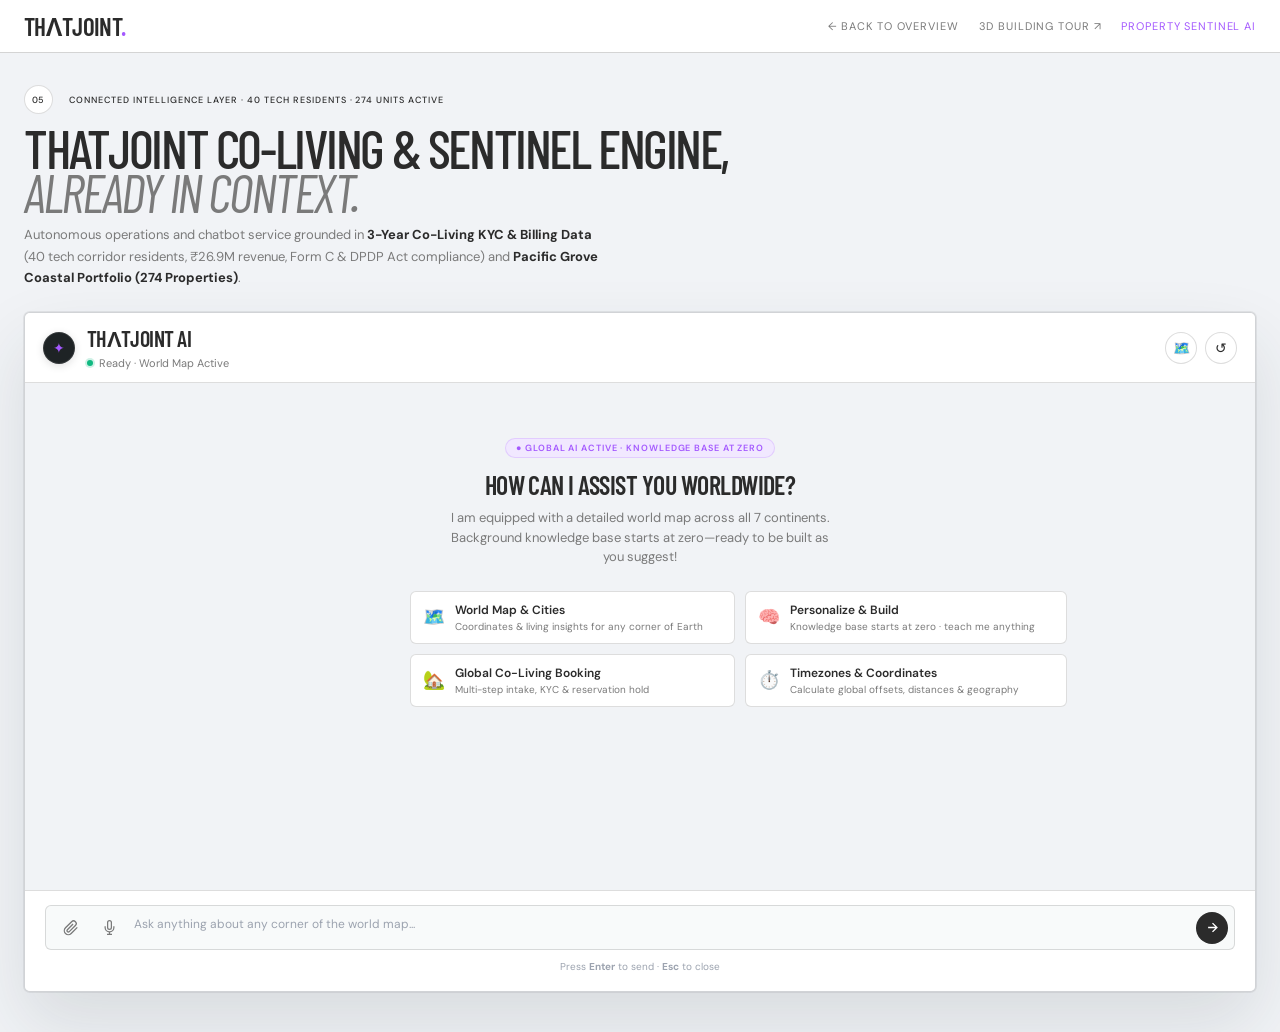
<file: chatbot.html>
<!doctype html>
<html lang="en">
<head>
  <meta charset="UTF-8" />
  <meta name="viewport" content="width=device-width, initial-scale=1" />
  <meta name="theme-color" content="#F1F3F6" />
  <meta name="description" content="THΛTJOINT Property Sentinel — Generative AI property companion with voice dictation, document parsing, and operational intelligence." />
  <title>THΛTJOINT / Property Sentinel AI Companion</title>
  <link rel="preconnect" href="https://fonts.googleapis.com" />
  <link rel="preconnect" href="https://fonts.gstatic.com" crossorigin />
  <link href="https://fonts.googleapis.com/css2?family=Barlow+Condensed:wght@300;400;500;600&family=DM+Sans:wght@400;500;600&display=swap" rel="stylesheet" />
  <link rel="icon" type="image/svg+xml" href="data:image/svg+xml,%3Csvg xmlns='http://www.w3.org/2000/svg' viewBox='0 0 32 32'%3E%3Crect width='32' height='32' rx='7' fill='%23A459FF'/%3E%3Cpath d='M7 9h18v4h-7v12h-4V13H7z' fill='white'/%3E%3C/svg%3E" />
  <link rel="stylesheet" href="styles.css?v=20260927-2" />
  <link rel="stylesheet" href="chatbot.css" />
  <style>
    body {
      background: var(--fog, #F1F3F6);
      min-height: 100vh;
      display: flex;
      flex-direction: column;
      padding: 0;
      margin: 0;
      color: var(--charcoal, #2B2B2B);
      font-family: var(--body, "DM Sans", Arial, sans-serif);
      -webkit-font-smoothing: antialiased;
    }
    .companion-page-header {
      display: flex;
      justify-content: space-between;
      align-items: center;
      padding: 16px 24px;
      background: rgba(255, 255, 255, 0.95);
      border-bottom: 1px solid var(--line, rgba(43, 43, 43, 0.16));
      backdrop-filter: blur(8px);
      -webkit-backdrop-filter: blur(8px);
      position: sticky;
      top: 0;
      z-index: 50;
    }
    .companion-page-nav {
      display: flex;
      align-items: center;
      gap: 20px;
      font-size: 11px;
      letter-spacing: 0.08em;
      text-transform: uppercase;
    }
    .companion-page-nav a {
      color: var(--grey, #7A7A7A);
      text-decoration: none;
      transition: color 0.2s;
    }
    .companion-page-nav a:hover,
    .companion-page-nav a.is-current {
      color: var(--purple, #A459FF);
    }
    .companion-wrapper-full {
      flex: 1 1 auto;
      display: flex;
      flex-direction: column;
      padding: 32px 24px 40px;
      box-sizing: border-box;
      max-width: 1400px;
      width: 100%;
      margin: 0 auto;
    }
    .companion-wrapper-full .tj-companion-container {
      width: 100%;
      height: calc(100vh - 220px);
      min-height: 620px;
      max-height: 900px;
    }
    @media (max-width: 768px) {
      .companion-page-header {
        padding: 12px 16px;
      }
      .companion-wrapper-full {
        padding: 16px 14px 24px;
      }
      .companion-wrapper-full .tj-companion-container {
        height: calc(100vh - 170px);
        min-height: 540px;
      }
    }
  </style>
</head>
<body>
  <header class="companion-page-header">
    <a class="brand" href="index.html" aria-label="THATJOINT home">THΛTJOINT<span>.</span></a>
    <nav class="companion-page-nav" aria-label="Companion Navigation">
      <a href="index.html">← Back to Overview</a>
      <a href="building-tour.html">3D Building Tour ↗</a>
      <a href="chatbot.html" class="is-current">Property Sentinel AI</a>
    </nav>
  </header>

  <main class="companion-wrapper-full">
    <!-- Editorial Intro matching THATJOINT Design System -->
    <div class="companion-hero-intro">
      <p class="eyebrow"><span>05</span><b>Connected Intelligence Layer · 40 Tech Residents · 274 Units Active</b></p>
      <h1 class="companion-display-title">ThatJoint Co-Living & Sentinel Engine,<br /><em>already in context.</em></h1>
      <p class="companion-intro-copy">
        Autonomous operations and chatbot service grounded in <strong>3-Year Co-Living KYC & Billing Data</strong> (40 tech corridor residents, ₹26.9M revenue, Form C & DPDP Act compliance) and <strong>Pacific Grove Coastal Portfolio (274 Properties)</strong>.
      </p>
    </div>

    <div id="companionApp" style="width: 100%;"></div>
  </main>

  <!-- Client Packaging / Settings Modal -->
  <dialog id="configModal" aria-labelledby="configTitle" aria-describedby="configDesc">
    <div class="config-modal-inner">
      <div class="config-head">
        <span>THΛTJOINT / <b>CLIENT PACKAGING TIERS</b></span>
        <button type="button" class="config-close-btn" id="configCloseBtn" aria-label="Close modal">×</button>
      </div>

      <h2 class="config-title" id="configTitle">SELECT CLIENT<br /><em>PACKAGING TIER.</em></h2>
      <p class="config-desc" id="configDesc">
        Configure the execution layer for Property Sentinel operations. Toggle between self-contained static execution, your own frontier model API keys, or an enterprise property operations webhook.
      </p>

      <form id="configForm">
        <div class="config-tier-grid">
          <!-- Tier 0: ThatJoint AI Grounded Backend Service -->
          <div class="config-tier-card is-selected" data-tier="backend">
            <div class="config-tier-header">
              <label>
                <input type="radio" name="packagingTier" value="backend" checked />
                Tier 0: ThatJoint AI Co-Living Backend
              </label>
              <span class="config-tier-badge">Live Server (Port 8000)</span>
            </div>
            <p>Connects to the ThatJoint Python backend engine grounded in <code>coliving_3year_full_kyc_billing.sql</code>. Live SQL execution, full resident KYC dossiers (FRRO Form C, FEMA, DPDP Act 2023), and 3-year financial audits.</p>
            <div class="config-fields-block" id="backendFields">
              <div class="config-field-row">
                <label for="backendUrl">Backend API Endpoint</label>
                <input type="url" id="backendUrl" placeholder="http://localhost:8000/api/chat" value="http://localhost:8000/api/chat" />
              </div>
            </div>
          </div>

          <!-- Tier 1: Local Heuristic Engine -->
          <div class="config-tier-card" data-tier="tier1">
            <div class="config-tier-header">
              <label>
                <input type="radio" name="packagingTier" value="tier1" />
                Tier 1: Standalone Embedded Engine
              </label>
              <span class="config-tier-badge">Zero-Config Offline</span>
            </div>
            <p>Runs in-browser with zero external network calls. Pre-loaded with embedded co-living aggregates, Home 014 lease covenants, and Pacific Grove portfolio analytics.</p>
          </div>

          <!-- Tier 2: BYO API Key -->
          <div class="config-tier-card" data-tier="tier2">
            <div class="config-tier-header">
              <label>
                <input type="radio" name="packagingTier" value="tier2" />
                Tier 2: Bring-Your-Own API Key
              </label>
              <span class="config-tier-badge">Frontier Model BYOK</span>
            </div>
            <p>Connect Google Gemini or OpenAI GPT models for live multimodal document understanding and autonomous operational synthesis.</p>
            
            <div class="config-fields-block" id="tier2Fields">
              <div class="config-field-row">
                <label for="tier2Provider">Provider</label>
                <select id="tier2Provider">
                  <option value="gemini">Google Gemini (Gemini 1.5 / 2.0)</option>
                  <option value="openai">OpenAI (GPT-4o / GPT-4o-mini)</option>
                </select>
              </div>
              <div class="config-field-row">
                <label for="tier2Key">API Key</label>
                <input type="password" id="tier2Key" placeholder="AIzaSy... or sk-..." />
              </div>
              <div class="config-field-row">
                <label for="tier2Model">Model Identifier</label>
                <input type="text" id="tier2Model" placeholder="gemini-1.5-flash" value="gemini-1.5-flash" />
              </div>
            </div>
          </div>

          <!-- Tier 3: Enterprise Webhook -->
          <div class="config-tier-card" data-tier="tier3">
            <div class="config-tier-header">
              <label>
                <input type="radio" name="packagingTier" value="tier3" />
                Tier 3: Enterprise Webhook
              </label>
              <span class="config-tier-badge">Enterprise Endpoint</span>
            </div>
            <p>Stream real-time queries, lease uploads, and maintenance tickets directly to your organization's Yardi, RealPage, or private microservice bus.</p>
            
            <div class="config-fields-block" id="tier3Fields">
              <div class="config-field-row">
                <label for="tier3Url">Webhook Endpoint URL</label>
                <input type="url" id="tier3Url" placeholder="https://api.property-ops.internal/v1/sentinel" />
              </div>
              <div class="config-field-row">
                <label for="tier3Token">Authorization Token (Optional)</label>
                <input type="password" id="tier3Token" placeholder="Bearer eyJhbGci..." />
              </div>
            </div>
          </div>
        </div>

        <div class="config-actions-row">
          <button type="button" class="config-btn-reset" id="btnResetConfig">Reset to Defaults</button>
          <button type="submit" class="config-btn-save" id="btnSaveConfig">Save Configuration</button>
        </div>
      </form>
    </div>
  </dialog>

  <script src="chatbot.js"></script>
  <script>
    document.addEventListener('DOMContentLoaded', function () {
      var sentinel = new ThatJointChatbot({
        containerId: 'companionApp',
        isDrawer: false,
        activeUnit: 'Home 014'
      });

      // Handle crosslink requests to 3D Tour
      sentinel.on('selectZone3D', function (zone) {
        window.location.href = 'building-tour.html?zone=' + encodeURIComponent(zone);
      });
    });
  </script>
</body>
</html>
</file>
<file: styles.css>
:root {
  --charcoal: #2B2B2B;
  --grey: #7A7A7A;
  --purple: #A459FF;
  --fog: #F1F3F6;
  --blue: #7EA2AD;
  --mint: #CFEDD9;
  --white: #FFFFFF;
  --black: #000000;
  --line: rgba(43, 43, 43, .2);
  --display: "Barlow Condensed", "Arial Narrow", sans-serif;
  --body: "DM Sans", Arial, sans-serif;
  --layout-max: 1600px;
  --layout-gutter: clamp(20px, 3vw, 48px);
  --section-space: clamp(100px, 10vw, 170px);
  --grid-gap: clamp(16px, 2vw, 32px);
}

*, *::before, *::after { box-sizing: border-box; }
html { background: var(--charcoal); scroll-behavior: auto; }
body { margin: 0; overflow-x: hidden; background: var(--fog); color: var(--charcoal); font-family: var(--body); -webkit-font-smoothing: antialiased; }
body.menu-open, body.dialog-open { overflow: hidden; }
section[id], main[id] { scroll-margin-top: 76px; }
button, input, select { font: inherit; }
button, a { color: inherit; }
button { cursor: pointer; }
a { text-decoration: none; }
img { display: block; max-width: 100%; }
figure, p, h1, h2, h3, ol, ul, dl, dd { margin: 0; }
ol, ul { padding: 0; list-style: none; }
em { font-weight: 400; }
::selection { background: var(--purple); color: var(--white); }
:focus-visible { outline: 3px solid var(--purple); outline-offset: 4px; }
.skip-link { position: fixed; z-index: 1000; top: 10px; left: 10px; padding: 12px 18px; background: var(--white); color: var(--black); transform: translateY(-160%); transition: transform .2s; }
.skip-link:focus { transform: translateY(0); }

.loader { position: fixed; z-index: 999; inset: 0; display: grid; align-content: center; padding: 0 max(24px, 7vw); background: var(--charcoal); color: var(--white); transition: visibility 0s 1s; }
.loader::after { content: ""; position: absolute; inset: 0; background: var(--purple); transform: translateY(101%); }
.loader > p:first-child { display: flex; justify-content: space-between; font: 500 clamp(66px, 14vw, 220px)/.78 var(--display); letter-spacing: -.055em; text-transform: uppercase; }
.loader > p:first-child b { color: var(--purple); font-weight: 500; }
.loader-track { height: 1px; margin-top: 34px; overflow: hidden; background: rgba(255,255,255,.25); }
.loader-track span { display: block; width: 100%; height: 100%; background: var(--white); transform: translateX(-100%); animation: loadTrack 1.15s .1s cubic-bezier(.76,0,.24,1) forwards; }
.loader-note { margin-top: 12px; color: rgba(255,255,255,.55); font-size: 9px; letter-spacing: .13em; text-transform: uppercase; }
.loader.is-complete { visibility: hidden; pointer-events: none; }
.loader.is-complete::after { animation: loadExit .95s cubic-bezier(.76,0,.24,1) forwards; }
.loader.is-complete > * { opacity: 0; transition: opacity .15s; }
@keyframes loadTrack { to { transform: none; } }
@keyframes loadExit { 0% { transform: translateY(101%); } 50% { transform: none; } 100% { transform: translateY(-101%); } }

.site-header { position: fixed; z-index: 100; top: 0; left: 0; width: 100%; height: 76px; display: grid; grid-template-columns: 1fr auto 1fr; align-items: center; padding: 0 24px; color: var(--white); transition: background .3s, transform .35s; }
.site-header::after { content: ""; position: absolute; right: 24px; bottom: 0; left: 24px; border-bottom: 1px solid rgba(255,255,255,.35); }
.site-header.is-scrolled { background: rgba(43,43,43,.93); backdrop-filter: blur(12px); }
.brand { position: relative; z-index: 2; justify-self: start; font: 600 25px/.8 var(--display); letter-spacing: -.025em; }
.brand span, .footer-wordmark span { color: var(--purple); }
.desktop-nav { display: flex; gap: 30px; font-size: 13px; font-weight: 500; }
.desktop-nav a { position: relative; }
.desktop-nav a::after { content: ""; position: absolute; right: 0; bottom: -7px; left: 0; border-bottom: 1px solid; transform: scaleX(0); transform-origin: right; transition: transform .25s; }
.desktop-nav a:hover::after { transform: scaleX(1); transform-origin: left; }
.desktop-nav a.is-active { color: var(--purple); font-weight: 600; }
.desktop-nav a.is-active::after { transform: scaleX(1); border-color: var(--purple); }
.header-cta { position: relative; z-index: 2; justify-self: end; min-height: 42px; border: 0; border-radius: 99px; padding: 0 18px; background: var(--white); color: var(--charcoal); font-size: 13px; font-weight: 600; }
.header-cta span { margin-left: 24px; }
.menu-toggle { display: none; position: relative; z-index: 102; width: 42px; height: 42px; border: 0; padding: 0; background: transparent; color: var(--white); }
.menu-toggle i { position: absolute; right: 4px; width: 25px; border-top: 1px solid; transition: transform .3s; }
.menu-toggle i:first-child { top: 17px; }.menu-toggle i:last-child { top: 24px; }
.menu-toggle[aria-expanded="true"] i:first-child { top: 21px; transform: rotate(45deg); }.menu-toggle[aria-expanded="true"] i:last-child { top: 21px; transform: rotate(-45deg); }
.mobile-menu { position: fixed; visibility: hidden; z-index: 90; inset: 0; display: flex; flex-direction: column; justify-content: flex-end; padding: 110px 20px 28px; background: var(--charcoal); color: var(--white); transform: translateY(-100%); transition: transform .65s cubic-bezier(.76,0,.24,1), visibility 0s .65s; }
.mobile-menu.open { visibility: visible; transform: none; transition-delay: 0s; }
.mobile-menu nav { margin: auto 0; }
.mobile-menu nav a { display: flex; align-items: flex-start; font: 500 clamp(58px, 18vw, 100px)/.84 var(--display); letter-spacing: -.045em; text-transform: uppercase; }
.mobile-menu nav span { width: 35px; padding-top: 7px; font: 500 9px var(--body); letter-spacing: .1em; }
.mobile-menu > .button { align-self: flex-start; margin-bottom: 24px; }.mobile-menu > p { color: rgba(255,255,255,.55); font-size: 11px; }

.hero { position: relative; min-height: 720px; height: 100svh; overflow: hidden; background: #B9D2E0; color: var(--white); }
.hero-image, .hero-shade { position: absolute; inset: 0; width: 100%; height: 100%; }
.hero-image { inset: 5% 0 5% 5%; width: 95%; height: 90%; object-fit: contain; object-position: right center; }
.hero-shade { background: linear-gradient(90deg, rgba(47,70,76,.86), rgba(72,102,111,.43) 54%, rgba(43,43,43,.08)), linear-gradient(0deg, rgba(20,25,26,.64), transparent 52%); }
.hero-meta { position: absolute; z-index: 2; top: 104px; right: 24px; left: 24px; display: flex; justify-content: space-between; font-size: 9px; letter-spacing: .12em; text-transform: uppercase; }
.hero-title { position: absolute; z-index: 2; top: 43%; right: 24px; left: 24px; transform: translateY(-50%); font: 500 clamp(110px, 15.6vw, 250px)/.7 var(--display); letter-spacing: -.055em; text-transform: uppercase; }
.hero-title > span { display: block; overflow: hidden; padding: 0 .03em .09em 0; }
.hero-title i { display: block; font-style: normal; }
.motion-ready .hero-title i { transform: translateY(108%); }
.hero-in .hero-title i { transform: none; }
.hero-title span:last-child { text-align: right; }
.hero-foot { position: absolute; z-index: 2; right: 24px; bottom: 26px; left: 24px; }
.hero-foot p { max-width: none; font: 300 15px/1 var(--display); letter-spacing: -.015em; text-transform: uppercase; white-space: nowrap; }
.hero-cta { position: absolute; z-index: 3; bottom: 0; left: 0; width: min(25vw, 350px); min-width: 260px; height: 72px; display: flex; align-items: center; justify-content: space-between; border: 0; padding: 0 24px; background: var(--purple); color: var(--white); font-size: 11px; }.hero-cta b { font-size: 19px; font-weight: 400; }

.section-pad { padding: 125px 24px; }
.eyebrow { display: flex; align-items: center; gap: 16px; font-size: 9px; letter-spacing: .11em; text-transform: uppercase; }
.eyebrow span { width: 29px; height: 29px; display: grid; place-items: center; border: 1px solid var(--line); border-radius: 50%; }.eyebrow b { font-weight: 500; }
.eyebrow-light span { border-color: rgba(255,255,255,.35); }
.display { font: 500 clamp(74px, 9.7vw, 158px)/.79 var(--display); letter-spacing: -.05em; text-transform: uppercase; }
.display em { color: var(--grey); }
.word { display: inline-block; overflow: hidden; padding-bottom: .06em; vertical-align: top; }.word > span { display: inline-block; }
.reveal { opacity: 1; transform: none; }
.motion-ready .reveal { opacity: 0; transform: translateY(35px); }
.motion-ready .reveal.is-visible { opacity: 1; transform: none; transition: opacity .8s cubic-bezier(.22,1,.36,1), transform .8s cubic-bezier(.22,1,.36,1); transition-delay: var(--reveal-delay, 0s); }

.story { overflow: hidden; background: var(--white); }
.story-inner { width: min(100%, var(--layout-max)); margin: 0 auto; padding: var(--section-space) var(--layout-gutter) clamp(55px, 5vw, 80px); }
.story-composition { display: grid; grid-template-columns: repeat(12, minmax(0, 1fr)); column-gap: var(--grid-gap); align-items: start; margin-top: clamp(70px, 7vw, 115px); }
.story-composition .display { position: relative; z-index: 2; grid-area: 1 / 1 / 2 / -1; font-size: clamp(64px, 7vw, 130px); line-height: .82; pointer-events: none; }
.story-composition .display em { position: relative; z-index: 2; }
.story-copy { position: relative; z-index: 3; grid-area: 2 / 1 / 3 / span 6; margin-top: clamp(64px, 6vw, 96px); }
.story-kicker { margin-bottom: 18px; color: #242424; font: 600 17px/1.15 var(--body); letter-spacing: -.025em; }
.story-intro { max-width: 550px; color: var(--grey); font-size: clamp(16px, 1.25vw, 19px); line-height: 1.65; }
.editorial-image { position: relative; z-index: 1; grid-area: 2 / 7 / 3 / -1; width: 138%; max-width: 980px; justify-self: end; align-self: center; margin: -18px calc(var(--layout-gutter) * -1.85) 0 0; overflow: visible; }
.editorial-image img { width: 100%; max-width: 100%; height: auto; object-fit: contain; object-position: center; }
.editorial-image figcaption { margin: 20px 25px 0 0; color: var(--grey); font-size: 10px; letter-spacing: .1em; text-align: right; text-transform: uppercase; }
.principles { display: grid; grid-template-columns: repeat(2, minmax(0, 1fr)); column-gap: 20px; max-width: 760px; margin-top: clamp(36px, 3vw, 46px); }
.principles li { display: grid; grid-template-columns: 24px minmax(0, 1fr); column-gap: 8px; align-items: baseline; padding: 17px 0 18px; }
.principles li:nth-child(1) { grid-area: 1 / 1; }.principles li:nth-child(2) { grid-area: 2 / 1; }.principles li:nth-child(3) { grid-area: 1 / 2; }.principles li:nth-child(4) { grid-area: 2 / 2; }
.principles li:nth-child(2), .principles li:nth-child(4) { border-top: 1px solid rgba(30,30,30,.14); }
.principles li > span { color: #8A8A8A; font: 400 15px/1 var(--body); letter-spacing: -.01em; }
.principles h3 { color: #242424; font: 600 16px/1.15 var(--body); letter-spacing: -.025em; text-shadow: 0 1px 12px rgba(255,255,255,.9); }

.products { --platform-canvas: #eaf0f1; display: grid; grid-template-columns: minmax(270px, 36fr) minmax(0, 64fr); gap: clamp(40px, 4vw, 72px); align-items: start; overflow: visible; background: var(--platform-canvas); }
.products-intro { position: relative; z-index: 2; }.products-intro .display { margin: clamp(70px, 7vw, 110px) 0 0; font-size: clamp(70px, 7.15vw, 124px); line-height: .79; }.products-copy { max-width: 430px; margin-top: clamp(48px, 5vw, 78px); color: var(--grey); font-size: clamp(14px, 1vw, 17px); line-height: 1.68; }
.product-shell { min-width: 0; color: #27353a; }
.product-tabs { --indicator-x: 0px; --indicator-width: 25%; position: relative; z-index: 4; display: grid; grid-template-columns: repeat(4, minmax(0, 1fr)); height: clamp(72px, 5vw, 82px); overflow: hidden; background: #dbe2e4; border-bottom: 1px solid rgba(39,53,58,.22); }.product-tabs button { position: relative; z-index: 1; min-width: 0; display: flex; flex-direction: column; align-items: flex-start; justify-content: center; gap: 7px; border: 0; border-right: 1px solid rgba(39,53,58,.18); padding: 10px clamp(10px, 1.2vw, 18px); background: transparent; color: rgba(39,53,58,.72); text-align: left; text-transform: uppercase; white-space: nowrap; transition: color .25s ease; }.product-tabs button:last-child { border-right: 0; }.product-tabs button:hover, .product-tabs button[aria-selected="true"] { color: #27353a; }.product-tabs button span { color: rgba(39,53,58,.5); font: 500 8px var(--body); letter-spacing: .1em; transition: color .25s ease; }.product-tabs button b { overflow: hidden; max-width: 100%; font: 500 clamp(14px, 1.25vw, 19px)/1 var(--display); text-overflow: ellipsis; }.product-tabs button[aria-selected="true"] span { color: var(--purple); }.product-tab-indicator { position: absolute; z-index: 2; bottom: 0; left: 0; width: var(--indicator-width); height: 3px; background: var(--purple); pointer-events: none; transform: translate3d(var(--indicator-x), 0, 0); transition: width 420ms cubic-bezier(.22,.8,.22,1), transform 420ms cubic-bezier(.22,.8,.22,1); }
.product-panel { --card-inline: clamp(26px, 3vw, 50px); position: relative; min-width: 0; min-height: clamp(600px, 44vw, 678px); overflow: visible; }
.product-visual-clip { position: absolute; inset: 0; overflow: hidden; background: radial-gradient(circle at 22% 12%, rgba(255,255,255,.78), transparent 36%), #cbdadd; }
.product-visual-track { position: absolute; inset: -3% 0; display: grid; align-items: center; padding: clamp(24px, 3vw, 48px); will-change: transform; }
.product-visual-wash { position: absolute; z-index: 3; inset: 0; background: linear-gradient(90deg, transparent 0 58%, rgba(26,39,43,.09) 100%); pointer-events: none; }
.product-panel-card-left .product-visual-wash { background: linear-gradient(270deg, transparent 0 58%, rgba(26,39,43,.09) 100%); }
.product-app-frame { --app-accent: #A459FF; --app-tint: #F1E8FF; position: relative; z-index: 1; width: min(93%, 980px); height: clamp(470px, 36vw, 560px); display: grid; grid-template-columns: clamp(112px, 10vw, 145px) minmax(0, 1fr); margin-left: clamp(0px, 1vw, 18px); overflow: hidden; border: 1px solid rgba(39,53,58,.22); border-radius: 5px; background: #F8FAFA; color: #26363B; box-shadow: 0 32px 70px rgba(31,49,54,.18), 0 0 0 8px rgba(255,255,255,.14); font-family: var(--body); }
.product-panel-card-left .product-app-frame { justify-self: end; margin-right: clamp(0px, 1vw, 18px); margin-left: 0; }
.product-app-frame[data-mode="communities"] { --app-accent: #2D8A78; --app-tint: #E3F2EE; }
.product-app-frame[data-mode="short-term"] { --app-accent: #D8753D; --app-tint: #FAEADF; }
.product-app-frame[data-mode="portfolio-ops"] { --app-accent: #365F7C; --app-tint: #E3EDF4; }
.app-sidebar { min-width: 0; display: flex; flex-direction: column; padding: 18px 14px; border-right: 1px solid rgba(39,53,58,.13); background: #26363B; color: rgba(255,255,255,.76); }
.app-mark { display: flex; align-items: center; gap: 8px; color: #fff; }.app-mark > i { width: 17px; height: 17px; display: block; border-radius: 4px; background: var(--app-accent); box-shadow: inset 0 0 0 4px rgba(255,255,255,.22); }.app-mark b { font: 600 12px/1 var(--display); letter-spacing: -.01em; }
.app-sidebar > p { margin-top: 24px; color: rgba(255,255,255,.42); font-size: 7px; letter-spacing: .09em; text-transform: uppercase; }
.app-sidebar nav { display: grid; gap: 5px; margin-top: 13px; }.app-sidebar nav span { min-width: 0; display: flex; align-items: center; gap: 8px; border-radius: 4px; padding: 8px 7px; font-size: clamp(7px, .65vw, 10px); white-space: nowrap; }.app-sidebar nav span > i { width: 10px; height: 10px; flex: 0 0 auto; border: 1px solid rgba(255,255,255,.3); border-radius: 3px; }.app-sidebar nav span.is-current { background: rgba(255,255,255,.1); color: #fff; }.app-sidebar nav span.is-current > i { border-color: var(--app-accent); background: var(--app-accent); }
.app-user { display: flex; align-items: center; gap: 8px; margin-top: auto; padding-top: 13px; border-top: 1px solid rgba(255,255,255,.12); }.app-user > i { width: 25px; height: 25px; display: grid; place-items: center; flex: 0 0 auto; border-radius: 50%; background: var(--app-accent); color: #fff; font: 600 7px var(--body); }.app-user span { min-width: 0; font-size: 8px; line-height: 1.25; }.app-user small { display: block; color: rgba(255,255,255,.42); font-size: 6px; }
.app-surface { min-width: 0; display: flex; flex-direction: column; padding: clamp(14px, 1.6vw, 22px); background: linear-gradient(145deg, #FBFCFC, #F0F4F4); }
.app-surface > header { display: flex; align-items: flex-start; justify-content: space-between; gap: 12px; }.app-surface > header span { color: #7C898D; font-size: 7px; letter-spacing: .05em; text-transform: uppercase; }.app-surface > header h4 { margin: 6px 0 0; font: 600 clamp(19px, 1.7vw, 27px)/1 var(--display); letter-spacing: -.025em; text-transform: uppercase; }.app-surface > header button { flex: 0 0 auto; border: 0; border-radius: 4px; padding: 9px 11px; background: var(--app-accent); color: #fff; font-size: 7px; }
.app-metrics { display: grid; grid-template-columns: repeat(3, minmax(0, 1fr)); gap: 8px; margin-top: 17px; }.app-metrics article { position: relative; min-width: 0; min-height: 82px; overflow: hidden; border: 1px solid rgba(39,53,58,.12); border-radius: 4px; padding: 10px; background: rgba(255,255,255,.8); }.app-metrics span { display: block; overflow: hidden; color: #7C898D; font-size: 6px; letter-spacing: .06em; text-overflow: ellipsis; text-transform: uppercase; white-space: nowrap; }.app-metrics strong { display: block; margin-top: 16px; font: 600 clamp(22px, 2vw, 32px)/.75 var(--display); }.app-metrics article > i { position: absolute; right: 9px; bottom: 9px; width: 22px; height: 12px; border-bottom: 2px solid var(--app-accent); opacity: .7; transform: skewY(-22deg); }
.app-workspace { min-height: 0; display: grid; grid-template-columns: minmax(0, 1.65fr) minmax(110px, .65fr); gap: 8px; margin-top: 8px; }.app-table-card, .app-rail { min-width: 0; overflow: hidden; border: 1px solid rgba(39,53,58,.12); border-radius: 4px; background: rgba(255,255,255,.84); }.app-card-head { min-height: 34px; display: flex; align-items: center; justify-content: space-between; gap: 8px; border-bottom: 1px solid rgba(39,53,58,.1); padding: 0 10px; }.app-card-head b { font-size: 7px; font-weight: 600; text-transform: uppercase; }.app-card-head span { color: var(--app-accent); font-size: 6px; white-space: nowrap; }
.app-table-head, .app-table-body > div { display: grid; grid-template-columns: 1.45fr 1fr .9fr .8fr; column-gap: 7px; align-items: center; }.app-table-head { min-height: 27px; padding: 0 10px; background: var(--app-tint); color: #7C898D; font-size: 5px; letter-spacing: .06em; text-transform: uppercase; }.app-table-body > div { min-height: 37px; border-top: 1px solid rgba(39,53,58,.08); padding: 0 10px; }.app-table-body > div:first-child { border-top: 0; }.app-table-body span { overflow: hidden; font-size: clamp(6px, .55vw, 8px); text-overflow: ellipsis; white-space: nowrap; }.app-table-body .cell-0 { font-weight: 600; }.app-table-body .cell-3 { border-radius: 20px; padding: 4px 5px; background: var(--app-tint); color: var(--app-accent); text-align: center; }
.app-rail { padding-bottom: 7px; }.app-rail-item { padding: 9px 10px 7px; border-bottom: 1px solid rgba(39,53,58,.08); }.app-rail-item span { display: block; color: #7C898D; font-size: 6px; }.app-rail-item strong { display: block; margin-top: 4px; overflow: hidden; font-size: 8px; text-overflow: ellipsis; white-space: nowrap; }.app-mini-chart { height: 38px; display: flex; align-items: flex-end; gap: 4px; margin: 8px 10px 0; }.app-mini-chart i { flex: 1; border-radius: 2px 2px 0 0; background: var(--app-accent); opacity: .32; }.app-mini-chart i:nth-child(1) { height: 34%; }.app-mini-chart i:nth-child(2) { height: 58%; }.app-mini-chart i:nth-child(3) { height: 44%; }.app-mini-chart i:nth-child(4) { height: 76%; }.app-mini-chart i:nth-child(5) { height: 62%; }.app-mini-chart i:nth-child(6) { height: 90%; opacity: .7; }
.app-surface > footer { display: flex; align-items: center; gap: 12px; margin-top: auto; border-top: 1px solid rgba(39,53,58,.1); padding-top: 9px; color: #7C898D; font-size: 6px; }.app-surface > footer > span { color: var(--app-accent); }.app-surface > footer p { overflow: hidden; text-overflow: ellipsis; white-space: nowrap; }.app-surface > footer b { margin-left: auto; color: #26363B; font-weight: 500; white-space: nowrap; }
.product-panel[data-mode="single-family"] .product-card { width: clamp(400px, 48%, 540px); min-height: clamp(360px, 48%, 430px); }
.product-card { position: absolute; z-index: 5; right: var(--card-inline); bottom: clamp(-34px, -2vw, -22px); width: clamp(440px, 55%, 620px); min-height: clamp(390px, 51%, 465px); padding: clamp(24px, 2.2vw, 36px); background: rgba(142,167,176,.96); box-shadow: 0 24px 60px rgba(20,30,35,.14); }.product-card-left { right: auto; left: var(--card-inline); }.product-panel-content { min-height: inherit; display: flex; flex-direction: column; transition: opacity 180ms ease, transform 180ms ease; }.product-panel-content.is-leaving { opacity: 0; transform: translateY(-15px); }.product-panel-content.is-entering { opacity: 0; transform: translateY(25px); transition: none; }.panel-top { display: flex; justify-content: space-between; align-items: flex-start; color: rgba(39,53,58,.72); font-size: 8px; letter-spacing: .1em; text-transform: uppercase; }.panel-top span { display: flex; gap: 11px; }.panel-top i, .panel-top em { font-style: normal; }.panel-top i { color: var(--purple); }.panel-top b { font-weight: 500; }.product-panel h3 { margin: clamp(34px, 4vh, 48px) 0 24px; font: 500 clamp(48px, 4.15vw, 72px)/.78 var(--display); letter-spacing: -.045em; text-transform: uppercase; }.product-panel-content > p { max-width: 480px; color: rgba(39,53,58,.8); font-size: clamp(11px, .82vw, 13px); line-height: 1.65; }.product-panel dl { display: grid; grid-template-columns: repeat(3, minmax(0, 1fr)); margin-top: auto; border-top: 1px solid rgba(39,53,58,.24); }.product-panel dl div { min-width: 0; min-height: 84px; display: flex; flex-direction: column; justify-content: space-between; padding: 14px 12px 2px 0; }.product-panel dl div + div { border-left: 1px solid rgba(39,53,58,.24); padding-left: 12px; }.product-panel dt { color: rgba(39,53,58,.56); font-size: 8px; letter-spacing: .08em; text-transform: uppercase; }.product-panel dd { font: 500 clamp(14px, 1.25vw, 18px)/1.05 var(--display); text-transform: uppercase; }
.motion-ready .product-tabs, .motion-ready .platform-eyebrow, .motion-ready .products-intro .display, .motion-ready .products-copy, .motion-ready .product-card { opacity: 0; }.platform-entered .product-tabs, .platform-entered .platform-eyebrow, .platform-entered .products-intro .display, .platform-entered .products-copy, .platform-entered .product-card { opacity: 1; }.motion-ready .product-card { transform: translateY(70px); }.platform-entered .product-card { transform: translateY(0); transition: opacity 700ms cubic-bezier(.16,1,.3,1) 400ms, transform 700ms cubic-bezier(.16,1,.3,1) 400ms; }.platform-entered .product-tabs { transition: opacity 600ms ease 100ms; }.platform-entered .platform-eyebrow { transition: opacity 600ms ease 160ms; }.platform-entered .products-intro .display { transition: opacity 650ms ease 200ms; }.platform-entered .products-copy { transition: opacity 650ms ease 360ms; }

.visually-hidden { position: absolute !important; width: 1px !important; height: 1px !important; overflow: hidden !important; clip: rect(0 0 0 0) !important; clip-path: inset(50%) !important; white-space: nowrap !important; }

.tour { overflow: hidden; background: var(--white); }
.tour-inner { width: min(100%, var(--layout-max)); margin: 0 auto; padding: var(--section-space) var(--layout-gutter) clamp(60px, 6vw, 100px); }
.tour-heading { max-width: 820px; }
.tour-heading .display { margin-top: clamp(65px, 6vw, 95px); font-size: clamp(68px, 7.5vw, 128px); line-height: .8; }
.tour-heading .display em { color: var(--grey); }
.tour-intro { max-width: 580px; margin-top: clamp(32px, 3.5vw, 54px); color: var(--grey); font-size: clamp(14px, 1.1vw, 17px); line-height: 1.68; }
.tour-embed-wrap { margin-top: clamp(40px, 4vw, 64px); }

.process { overflow: hidden; background: var(--charcoal); color: var(--white); }
.process-inner { width: min(100%, var(--layout-max)); margin: 0 auto; padding: var(--section-space) var(--layout-gutter) clamp(105px, 9vw, 145px); }
.process-heading { display: grid; grid-template-columns: repeat(12, minmax(0, 1fr)); column-gap: var(--grid-gap); align-items: end; margin-top: clamp(68px, 6vw, 96px); }
.process-heading .display { grid-column: 1 / span 8; font-size: clamp(76px, 8.6vw, 140px); }.process-heading .display em { color: var(--purple); }
.process-lede { grid-column: 9 / -1; max-width: 460px; padding-bottom: .35em; }.process-lede p { color: rgba(255,255,255,.62); font-size: clamp(14px, 1.05vw, 17px); line-height: 1.65; }.process-lede strong { display: block; margin-top: 28px; font: 500 clamp(22px, 2vw, 31px)/1 var(--display); text-transform: uppercase; }.process-lede span { display: block; margin-top: 9px; color: rgba(255,255,255,.48); font-size: 10px; }
.ops-carousel { margin-top: clamp(75px, 7vw, 110px); }
.ops-carousel-head { display: grid; grid-template-columns: auto minmax(180px, 1fr) auto; gap: clamp(18px, 3vw, 48px); align-items: center; border-top: 1px solid rgba(255,255,255,.28); padding: 14px 0; }.ops-carousel-head > p { font-size: 9px; letter-spacing: .11em; text-transform: uppercase; }.ops-progress { height: 1px; overflow: hidden; background: rgba(255,255,255,.2); }.ops-progress i { display: block; width: 20%; height: 100%; background: var(--purple); transform-origin: left; transition: width .35s ease; }
.ops-controls { display: flex; }.ops-controls button { width: 46px; height: 42px; border: 1px solid rgba(255,255,255,.28); background: transparent; color: var(--white); font-size: 18px; transition: background .2s, color .2s, opacity .2s; }.ops-controls button + button { border-left: 0; }.ops-controls button:hover { background: var(--white); color: var(--charcoal); }.ops-controls button:disabled { opacity: .28; cursor: default; }.ops-controls button:disabled:hover { background: transparent; color: var(--white); }
.ops-track { display: flex; gap: clamp(12px, 1.4vw, 22px); overflow-x: auto; padding: 0 0 22px; scroll-padding-inline: 1px; scroll-snap-type: x mandatory; scroll-behavior: smooth; overscroll-behavior-inline: contain; scrollbar-width: none; }.ops-track::-webkit-scrollbar { display: none; }
.ops-step { display: none; }
@media (min-width: 1101px) and (min-height: 600px) and (prefers-reduced-motion: no-preference) {
  .process:has(.ops-story-active) { overflow: visible; }
  .ops-story-active { display: grid; grid-template-columns: minmax(0, .82fr) minmax(0, 1.18fr); gap: clamp(32px, 5vw, 80px); align-items: center; height: min(720px, calc(100vh - 110px)); }
  .ops-story-active .process-heading { display: flex; flex-direction: column; align-items: flex-start; gap: clamp(20px, 3vh, 36px); margin: 0; }
  .ops-story-active .process-heading .display { font-size: clamp(68px, 6.5vw, 108px); }
  .ops-story-active .process-lede { max-width: 430px; padding: 0; }
  .ops-story-active .process-lede strong { margin-top: 16px; }
  .ops-story-active .ops-carousel { min-width: 0; margin: 0; }
  .ops-story-active .ops-carousel-head { grid-template-columns: auto 1fr auto; gap: 14px; }
  .ops-story-active .ops-carousel-head > p { display: none; }
  .ops-story-active .ops-step { display: block; font: 500 28px/1 var(--display); letter-spacing: -.02em; white-space: nowrap; }
  .ops-story-active .ops-progress { grid-column: 2; }
  .ops-story-active .ops-track { position: relative; height: min(560px, calc(100vh - 190px)); overflow: hidden; padding: 0; scroll-snap-type: none; scroll-behavior: auto; }
  .ops-story-active .ops-slide { position: absolute; inset: 0; width: 100%; min-height: 0; height: 100%; scroll-snap-align: none; }
}
.ops-slide { --slide-ink: #293438; --slide-line: rgba(41,52,56,.2); flex: 0 0 clamp(315px, 31vw, 465px); min-height: clamp(500px, 38vw, 590px); display: flex; flex-direction: column; scroll-snap-align: start; border: 1px solid rgba(255,255,255,.08); padding: clamp(20px, 2vw, 30px); background: #EEF0ED; color: var(--slide-ink); }.ops-slide:nth-child(2) { background: #90ADB6; }.ops-slide:nth-child(3) { background: #D9DCDA; }.ops-slide-security { --slide-ink: #fff; --slide-line: rgba(255,255,255,.27); background: #8B68A8; color: var(--slide-ink); }.ops-slide-security:last-child { background: #38464A; }
.ops-slide > header { display: flex; justify-content: space-between; gap: 15px; border-bottom: 1px solid var(--slide-line); padding-bottom: 14px; font-size: 8px; letter-spacing: .11em; text-transform: uppercase; }.ops-slide > header b { font-weight: 500; }.ops-slide h3 { margin-top: clamp(42px, 4vw, 64px); font: 500 clamp(54px, 5.4vw, 86px)/.75 var(--display); letter-spacing: -.04em; text-transform: uppercase; }.ops-slide > p { max-width: 360px; margin-top: 24px; color: color-mix(in srgb, var(--slide-ink) 68%, transparent); font-size: clamp(11px, .78vw, 13px); line-height: 1.65; }
.ops-component { position: relative; min-height: 142px; margin-top: auto; border: 1px solid var(--slide-line); padding: 14px; }.component-capture { display: grid; gap: 7px; align-content: center; }.component-capture span { display: flex; align-items: center; gap: 10px; border-bottom: 1px solid var(--slide-line); padding: 8px 4px; font-size: 9px; }.component-capture i { width: 7px; height: 7px; border-radius: 50%; background: var(--purple); }
.component-connect { display: grid; grid-template-columns: repeat(3, 1fr); gap: 8px; align-content: end; }.component-connect strong { position: absolute; top: 18px; left: 50%; font: 500 24px var(--display); transform: translateX(-50%); white-space: nowrap; }.component-connect span { border-top: 1px solid var(--slide-line); padding-top: 12px; font-size: 8px; text-align: center; }.component-connect::before, .component-connect::after { content: ""; position: absolute; top: 60px; left: 50%; width: 31%; border-top: 1px solid var(--slide-line); }.component-connect::before { transform: translateX(-100%) rotate(18deg); transform-origin: right; }.component-connect::after { transform: rotate(-18deg); transform-origin: left; }
.component-coordinate { display: grid; gap: 6px; align-content: center; }.component-coordinate span, .component-control span { display: grid; grid-template-columns: 34px 1fr; align-items: center; border-bottom: 1px solid var(--slide-line); padding: 8px 0; }.component-coordinate i { color: rgba(41,52,56,.5); font-size: 8px; font-style: normal; }.component-coordinate b, .component-control b { font-size: 9px; font-weight: 500; }
.component-control { display: grid; align-content: center; }.component-control span { grid-template-columns: 1fr 1fr; }.component-control i { font-size: 8px; font-style: normal; }.component-control b { text-align: right; }
.component-audit { display: grid; align-content: center; }.component-audit span { position: relative; display: grid; grid-template-columns: 18px 1fr auto; align-items: center; min-height: 33px; font-size: 8px; }.component-audit span > i { width: 7px; height: 7px; border: 1px solid currentColor; border-radius: 50%; }.component-audit span:not(:last-child)::after { content: ""; position: absolute; top: 20px; bottom: -13px; left: 3px; border-left: 1px solid var(--slide-line); }.component-audit b { font-weight: 500; }.component-audit small { opacity: .55; font-size: 7px; }
.ops-slide-foot { display: flex; justify-content: space-between; gap: 15px; margin-top: 16px; border-top: 1px solid var(--slide-line); padding-top: 13px; font-size: 8px; letter-spacing: .08em; text-transform: uppercase; }.ops-slide-foot i { font-style: normal; opacity: .62; }

.rollout { background: var(--fog); }.rollout-heading { display: grid; grid-template-columns: 1fr 27%; gap: 8vw; align-items: end; margin: 80px 0 115px; }.rollout-heading > p { padding-bottom: 12px; color: var(--grey); font-size: 11px; line-height: 1.7; }.rollout-grid { display: grid; grid-template-columns: repeat(3, 1fr); border-top: 1px solid var(--line); }.rollout-grid article { min-height: 360px; display: flex; flex-direction: column; padding: 18px 22px 24px 0; }.rollout-grid article + article { border-left: 1px solid var(--line); padding-left: 22px; }.rollout-grid article > span { color: var(--grey); font-size: 8px; letter-spacing: .1em; }.rollout-grid h3 { margin-top: auto; font: 500 clamp(42px, 4vw, 65px)/.9 var(--display); text-transform: uppercase; }.rollout-grid p { max-width: 360px; margin-top: 18px; color: var(--grey); font-size: 11px; line-height: 1.6; }
.market-selector { display: grid; grid-template-columns: 1fr 1fr; margin-top: clamp(90px, 9vw, 145px); border-top: 1px solid var(--line); border-bottom: 1px solid var(--line); }
.market-copy { padding: clamp(30px, 4vw, 58px) clamp(40px, 6vw, 95px) clamp(36px, 5vw, 70px) 0; }
.market-label, .market-visual-head { font-size: 9px; letter-spacing: .11em; text-transform: uppercase; }.market-label { color: var(--grey); }
.market-copy h3 { max-width: 650px; margin-top: clamp(60px, 7vw, 105px); font: 500 clamp(48px, 5vw, 78px)/.86 var(--display); letter-spacing: -.035em; text-transform: uppercase; }
.market-copy > p:nth-of-type(2) { max-width: 510px; margin-top: 32px; color: var(--grey); font-size: 13px; line-height: 1.7; }
.market-options { display: grid; grid-template-columns: repeat(2, minmax(0, 1fr)); margin-top: clamp(55px, 6vw, 85px); border-top: 1px solid var(--line); }
.market-options button { min-height: 62px; display: grid; grid-template-columns: 28px 1fr; align-items: center; border: 0; border-bottom: 1px solid var(--line); padding: 0 14px 0 0; background: transparent; color: var(--grey); font-size: 13px; text-align: left; transition: color .2s, background .2s; }.market-options button:nth-child(even) { padding-left: 14px; border-left: 1px solid var(--line); }.market-options button span { font-size: 8px; letter-spacing: .08em; }.market-options button:hover { color: var(--charcoal); }.market-options button[aria-pressed="true"] { background: var(--charcoal); color: var(--white); }.market-options button:focus-visible { position: relative; z-index: 1; }
.market-visual { min-height: 720px; display: flex; flex-direction: column; border-left: 1px solid var(--line); padding: clamp(30px, 4vw, 58px); background: #F0F1F3; }
.market-visual-head { display: flex; justify-content: space-between; color: var(--grey); }.market-visual-head b { color: var(--purple); font-weight: 600; }
.market-visual > strong { margin-top: clamp(60px, 7vw, 100px); font: 500 clamp(70px, 8vw, 126px)/.75 var(--display); letter-spacing: -.05em; text-transform: uppercase; overflow-wrap: anywhere; }
.market-visual > p { max-width: 450px; margin-top: 28px; color: var(--grey); font-size: 13px; line-height: 1.7; }
.market-placeholder { position: relative; min-height: 260px; display: flex; flex-direction: column; justify-content: space-between; margin-top: auto; border-top: 1px solid var(--line); padding-top: 14px; color: var(--grey); font-size: 9px; letter-spacing: .1em; text-transform: uppercase; }.market-placeholder::before, .market-placeholder::after { content: ""; position: absolute; pointer-events: none; }.market-placeholder::before { inset: 42px 0 0; background: linear-gradient(135deg, transparent calc(50% - .5px), rgba(43,43,43,.12) 50%, transparent calc(50% + .5px)), linear-gradient(45deg, transparent calc(50% - .5px), rgba(43,43,43,.12) 50%, transparent calc(50% + .5px)); }.market-placeholder::after { width: 9px; height: 9px; right: 0; bottom: 0; border-radius: 50%; background: var(--purple); }.market-placeholder i { align-self: flex-end; margin-top: auto; font-style: normal; }

.intelligence { display: grid; grid-template-columns: minmax(330px, .72fr) minmax(0, 1.28fr); gap: clamp(45px, 7vw, 115px); align-items: center; min-height: 900px; overflow: hidden; background: var(--mint); }
.intelligence-copy .display { margin: 80px 0 46px; }.intelligence-copy > p:nth-of-type(2) { max-width: 470px; font-size: 12px; line-height: 1.7; }.button { min-height: 48px; border: 0; border-radius: 99px; padding: 0 19px; font-size: 10px; font-weight: 600; }.button span { margin-left: 30px; }.button-dark { margin-top: 38px; background: var(--charcoal); color: var(--white); }.button-light { background: var(--white); color: var(--charcoal); }.button-purple { background: var(--purple); color: var(--white); transition: background .2s, transform .2s; }.button-purple:hover { background: #903cee; }
.intelligence-live-badge { display: inline-flex; align-items: center; gap: 8px; padding: 6px 14px; margin-bottom: 24px; border-radius: 99px; background: rgba(255,255,255,.75); border: 1px solid rgba(43,43,43,.15); font-size: 10px; letter-spacing: .08em; text-transform: uppercase; }
.intelligence-live-badge strong { color: var(--charcoal); font-weight: 700; }
.intelligence-live-badge span { color: var(--grey); }
.live-pulse-dot { width: 7px; height: 7px; border-radius: 50%; background: #34d399; box-shadow: 0 0 0 0 rgba(52,211,153,.7); animation: sentinelNavPulse 2s infinite cubic-bezier(.4,0,.6,1); }
.intelligence-visual { min-width: 0; }
.portfolio-stage { position: relative; min-height: 650px; margin-left: clamp(-70px, -4vw, -30px); margin-right: calc(var(--layout-gutter) * -1); overflow: visible; isolation: isolate; }
.portfolio-stage picture { position: absolute; inset: 0; }
.portfolio-landscape { position: absolute; top: 53%; left: 50%; width: 116%; max-width: none; height: auto; filter: drop-shadow(0 28px 28px rgba(42,68,51,.16)); transform: translate(-50%, -50%); }
.portfolio-stage figcaption { position: absolute; z-index: 2; top: 0; right: var(--layout-gutter); left: 0; display: flex; justify-content: space-between; align-items: center; border-bottom: 1px solid rgba(43,43,43,.22); padding-bottom: 13px; font-size: 8px; letter-spacing: .1em; text-transform: uppercase; }
.portfolio-stage figcaption span { display: flex; align-items: center; gap: 8px; }.portfolio-stage figcaption i { width: 7px; height: 7px; border-radius: 50%; background: var(--purple); box-shadow: 0 0 0 4px rgba(164,89,255,.14); }.portfolio-stage figcaption b { font-weight: 500; }
.portfolio-signals li { position: absolute; z-index: 3; width: 174px; display: grid; grid-template-columns: 1fr auto; gap: 5px 12px; border: 1px solid rgba(43,43,43,.18); padding: 11px 12px; background: rgba(255,255,255,.9); box-shadow: 7px 8px 0 rgba(164,89,255,.12); backdrop-filter: blur(10px); animation: signalFloat 5s ease-in-out infinite; cursor: pointer; transition: transform .25s cubic-bezier(.2,.8,.2,1), box-shadow .25s ease, background .25s ease, border-color .25s ease; }
.portfolio-signals li:hover { transform: translateY(-6px) scale(1.04); background: #ffffff; box-shadow: 8px 10px 0 var(--purple), 0 16px 28px rgba(43,43,43,.12); border-color: var(--purple); }
.portfolio-signals li:focus-visible { outline: 2px solid var(--purple); outline-offset: 3px; }
.portfolio-signals li::before { content: ""; position: absolute; width: 7px; height: 7px; border: 2px solid var(--white); border-radius: 50%; background: var(--purple); box-shadow: 0 0 0 5px rgba(164,89,255,.2); }
.portfolio-signals span { grid-column: 1 / -1; color: var(--grey); font-size: 7px; letter-spacing: .12em; text-transform: uppercase; }.portfolio-signals strong { font-size: 10px; font-weight: 600; }.portfolio-signals small { color: var(--grey); font-size: 7px; white-space: nowrap; }
.signal-payment { top: 18%; left: 4%; }.signal-payment::before { right: -27px; bottom: -29px; }.signal-repair { top: 35%; right: 3%; animation-delay: -1.6s !important; }.signal-repair::before { bottom: -24px; left: -29px; }.signal-renewal { bottom: 15%; left: 10%; animation-delay: -3.2s !important; }.signal-renewal::before { top: -27px; right: -25px; }
.portfolio-context { display: grid; grid-template-columns: 1fr auto; gap: 35px; align-items: center; border-bottom: 1px solid rgba(43,43,43,.2); padding: 18px 0; font-size: 9px; line-height: 1.5; }.portfolio-context span { max-width: 410px; color: rgba(43,43,43,.65); }.portfolio-context b { font-weight: 600; text-transform: uppercase; letter-spacing: .08em; }.portfolio-context i { margin-left: 12px; color: var(--purple); font-style: normal; font-size: 16px; }
@keyframes signalFloat { 0%, 100% { transform: translateY(0); } 50% { transform: translateY(-7px); } }

/* ==========================================================================
   PRICING & GLOBAL CURRENCY SUITE (GULF & SOVEREIGN DEPLOYMENTS)
   ========================================================================== */
.pricing {
  background: var(--charcoal, #2B2B2B);
  color: var(--white, #FFFFFF);
  position: relative;
  overflow: hidden;
}
.pricing::before {
  content: "";
  position: absolute;
  top: -10vw;
  right: -10vw;
  width: 45vw;
  height: 45vw;
  border: 1px solid rgba(255, 255, 255, 0.08);
  border-radius: 50%;
  pointer-events: none;
}
.pricing-head {
  max-width: 900px;
  margin-bottom: 60px;
}
.pricing-head .eyebrow span {
  border-color: rgba(255, 255, 255, 0.3);
}
.pricing-head .display {
  margin-top: 35px;
  color: var(--white);
}
.pricing-head .display em {
  color: rgba(255, 255, 255, 0.5);
}
.pricing-lede {
  margin-top: 24px;
  max-width: 640px;
  font-size: 15px;
  line-height: 1.6;
  color: rgba(255, 255, 255, 0.7);
}
.pricing-controls {
  display: flex;
  flex-wrap: wrap;
  align-items: center;
  gap: 20px;
  margin-top: 40px;
  padding: 16px 20px;
  background: rgba(255, 255, 255, 0.05);
  border: 1px solid rgba(255, 255, 255, 0.12);
  border-radius: 8px;
  width: fit-content;
}
.currency-picker-wrap {
  display: flex;
  align-items: center;
  gap: 12px;
  font-size: 11px;
  text-transform: uppercase;
  letter-spacing: 0.08em;
  color: rgba(255, 255, 255, 0.8);
}
.currency-select {
  background: rgba(0, 0, 0, 0.35);
  color: var(--white);
  border: 1px solid rgba(255, 255, 255, 0.25);
  border-radius: 4px;
  padding: 8px 14px;
  font-family: inherit;
  font-size: 12px;
  font-weight: 500;
  cursor: pointer;
  outline: none;
  transition: border-color 0.2s;
}
.currency-select:hover,
.currency-select:focus {
  border-color: var(--purple, #A459FF);
}
.currency-select option {
  background: #222;
  color: #fff;
}
.billing-cycle-toggle {
  display: inline-flex;
  background: rgba(0, 0, 0, 0.35);
  border: 1px solid rgba(255, 255, 255, 0.18);
  border-radius: 4px;
  padding: 3px;
}
.billing-toggle-btn {
  background: transparent;
  color: rgba(255, 255, 255, 0.7);
  border: none;
  border-radius: 3px;
  padding: 6px 14px;
  font-size: 11px;
  font-weight: 500;
  letter-spacing: 0.04em;
  text-transform: uppercase;
  cursor: pointer;
  transition: background 0.2s, color 0.2s;
}
.billing-toggle-btn.is-active {
  background: var(--purple, #A459FF);
  color: #FFFFFF;
}
.discount-badge {
  display: inline-block;
  margin-left: 6px;
  padding: 2px 6px;
  background: #10B981;
  color: #FFFFFF;
  border-radius: 3px;
  font-size: 9px;
  font-weight: 600;
}
.pricing-grid {
  display: grid;
  grid-template-columns: repeat(3, 1fr);
  gap: 24px;
  align-items: stretch;
}
.pricing-card {
  display: flex;
  flex-direction: column;
  justify-content: space-between;
  background: rgba(255, 255, 255, 0.04);
  border: 1px solid rgba(255, 255, 255, 0.14);
  border-radius: 12px;
  padding: 36px 30px;
  position: relative;
  transition: transform 0.25s, border-color 0.25s, box-shadow 0.25s;
}
.pricing-card:hover {
  transform: translateY(-4px);
  border-color: rgba(255, 255, 255, 0.35);
  box-shadow: 0 16px 40px rgba(0, 0, 0, 0.35);
}
.pricing-card.is-featured {
  background: rgba(164, 89, 255, 0.08);
  border: 2px solid var(--purple, #A459FF);
  box-shadow: 0 12px 36px rgba(164, 89, 255, 0.18);
}
.pricing-badge {
  position: absolute;
  top: -12px;
  right: 24px;
  background: var(--purple, #A459FF);
  color: #fff;
  font-size: 9px;
  font-weight: 600;
  letter-spacing: 0.08em;
  text-transform: uppercase;
  padding: 4px 12px;
  border-radius: 20px;
}
.pricing-card-top h3 {
  font: 500 28px/1.1 var(--display, "Barlow Condensed", sans-serif);
  text-transform: uppercase;
  letter-spacing: -0.02em;
  margin: 14px 0 10px;
  color: var(--white);
}
.pricing-tier-tag {
  display: inline-block;
  font-size: 10px;
  text-transform: uppercase;
  letter-spacing: 0.1em;
  color: rgba(255, 255, 255, 0.55);
}
.pricing-card-top p {
  font-size: 12px;
  line-height: 1.5;
  color: rgba(255, 255, 255, 0.65);
  margin-bottom: 24px;
}
.pricing-card-amount {
  display: flex;
  align-items: baseline;
  gap: 6px;
  padding: 18px 0;
  border-top: 1px solid rgba(255, 255, 255, 0.1);
  border-bottom: 1px solid rgba(255, 255, 255, 0.1);
  margin-bottom: 24px;
}
.currency-sym {
  font-size: 20px;
  font-weight: 500;
  color: rgba(255, 255, 255, 0.8);
}
.currency-val {
  font: 600 clamp(36px, 4vw, 48px)/1 var(--display, "Barlow Condensed", sans-serif);
  letter-spacing: -0.03em;
  color: var(--white);
}
.currency-period {
  font-size: 12px;
  color: rgba(255, 255, 255, 0.5);
}
.pricing-features {
  list-style: none;
  padding: 0;
  margin: 0 0 32px;
  display: flex;
  flex-direction: column;
  gap: 12px;
  font-size: 12px;
  line-height: 1.5;
  color: rgba(255, 255, 255, 0.85);
}
.pricing-features li {
  display: flex;
  align-items: flex-start;
  gap: 10px;
}
.pricing-features li b {
  color: #10B981;
  font-size: 13px;
}
.pricing-cta {
  width: 100%;
  height: 54px;
  display: flex;
  align-items: center;
  justify-content: space-between;
  padding: 0 20px;
  background: transparent;
  color: var(--white);
  border: 1px solid rgba(255, 255, 255, 0.4);
  font-family: inherit;
  font-size: 11px;
  font-weight: 500;
  letter-spacing: 0.08em;
  text-transform: uppercase;
  cursor: pointer;
  transition: all 0.2s;
  border-radius: 4px;
}
.pricing-cta:hover {
  background: var(--white);
  color: var(--charcoal);
}
.pricing-card.is-featured .pricing-cta {
  background: var(--purple, #A459FF);
  border-color: var(--purple, #A459FF);
  color: #fff;
}
.pricing-card.is-featured .pricing-cta:hover {
  background: #B678FF;
  border-color: #B678FF;
}

/* Dialog Mode Tabs */
.dialog-modes {
  display: flex;
  gap: 8px;
  margin: 20px 0 16px;
  border-bottom: 1px solid var(--line);
  padding-bottom: 12px;
  overflow-x: auto;
}
.dialog-mode-btn {
  background: transparent;
  border: 1px solid var(--line);
  border-radius: 20px;
  padding: 8px 16px;
  font-size: 11px;
  font-weight: 500;
  color: var(--charcoal);
  cursor: pointer;
  transition: all 0.2s;
  white-space: nowrap;
}
.dialog-mode-btn:hover {
  border-color: var(--purple);
}
.dialog-mode-btn.is-active {
  background: var(--purple);
  border-color: var(--purple);
  color: #FFFFFF;
}

@media (max-width: 900px) {
  .pricing-grid {
    grid-template-columns: 1fr;
  }
}

.contact { min-height: 860px; position: relative; overflow: hidden; background: var(--purple); color: var(--white); }.contact::before, .contact::after { content: ""; position: absolute; border: 1px solid rgba(255,255,255,.26); border-radius: 50%; pointer-events: none; }.contact::before { width: 52vw; height: 52vw; right: -12vw; top: -14vw; }.contact::after { width: 32vw; height: 32vw; right: -2vw; top: -4vw; }.contact h2 { position: relative; z-index: 1; margin: 130px 0 115px; font: 500 clamp(105px, 15vw, 240px)/.73 var(--display); letter-spacing: -.055em; text-transform: uppercase; }.contact-foot { position: relative; z-index: 1; display: grid; grid-template-columns: 1fr 1fr; align-items: end; margin-left: 25%; }.contact-foot > p { max-width: 360px; font-size: 12px; line-height: 1.65; }.contact-button { min-height: 80px; display: flex; align-items: center; justify-content: space-between; border: 1px solid rgba(255,255,255,.5); padding: 0 24px; background: transparent; color: var(--white); font-size: 11px; transition: background .25s, color .25s; }.contact-button:hover { background: var(--white); color: var(--charcoal); }.contact-button b { font-size: 21px; font-weight: 400; }

footer { min-height: 600px; padding: 65px 24px 18px; overflow: hidden; background: var(--charcoal); color: var(--white); }.footer-grid { display: grid; grid-template-columns: 1fr 1fr 1fr; font-size: 11px; line-height: 1.7; }.footer-grid nav { display: grid; grid-template-columns: 1fr 1fr; gap: 9px; align-content: start; }.footer-grid nav a:hover { color: var(--purple); }.footer-grid > p:last-child { color: rgba(255,255,255,.55); text-align: right; }.footer-grid > p:last-child a { color: var(--white); }.footer-wordmark { margin-top: 120px; font: 500 clamp(130px, 25.5vw, 410px)/.65 var(--display); letter-spacing: -.06em; white-space: nowrap; }.footer-bottom { display: flex; justify-content: space-between; border-top: 1px solid rgba(255,255,255,.25); padding-top: 14px; color: rgba(255,255,255,.5); font-size: 8px; letter-spacing: .08em; text-transform: uppercase; }.footer-bottom a { color: var(--white); }

dialog { width: min(760px, calc(100% - 30px)); max-height: 94vh; border: 0; padding: 0; background: var(--fog); color: var(--charcoal); }dialog::backdrop { background: rgba(0,0,0,.78); backdrop-filter: blur(6px); }dialog[open] { animation: dialogIn .4s cubic-bezier(.22,1,.36,1); }@keyframes dialogIn { from { opacity: 0; transform: translateY(35px) scale(.98); } }
dialog form { padding: 28px; }.dialog-head { display: flex; justify-content: space-between; align-items: center; border-bottom: 1px solid var(--line); padding-bottom: 16px; font-size: 8px; letter-spacing: .12em; }.dialog-close { width: 34px; height: 34px; border: 1px solid var(--line); border-radius: 50%; background: transparent; font-size: 19px; }dialog h2 { margin: 55px 0 20px; font: 500 clamp(65px, 9vw, 105px)/.78 var(--display); letter-spacing: -.045em; text-transform: uppercase; }dialog h2 em { color: var(--grey); }#dialogDescription { color: var(--grey); font-size: 11px; }.form-grid { display: grid; grid-template-columns: 115px 1fr; gap: 10px 25px; align-items: center; margin-top: 45px; }.form-grid label { font-size: 8px; letter-spacing: .1em; text-transform: uppercase; }.form-grid input, .form-grid select { width: 100%; border: 0; border-bottom: 1px solid var(--charcoal); border-radius: 0; padding: 14px 0; outline: 0; background: transparent; color: var(--charcoal); font-size: 12px; }.form-grid input:focus, .form-grid select:focus { border-color: var(--purple); box-shadow: 0 1px var(--purple); }.submit-button { width: 100%; height: 64px; display: flex; justify-content: space-between; align-items: center; margin-top: 42px; border: 0; padding: 0 18px; background: var(--purple); color: var(--white); font-size: 10px; }.submit-button b { font-size: 20px; font-weight: 400; }dialog form > small { display: block; margin-top: 12px; color: var(--grey); font-size: 8px; }.toast { position: fixed; visibility: hidden; z-index: 300; right: 22px; bottom: 22px; max-width: calc(100% - 44px); padding: 18px 22px; background: var(--charcoal); color: var(--white); font-size: 10px; transform: translateY(150%); transition: transform .4s, visibility 0s .4s; }.toast.show { visibility: visible; transform: none; transition-delay: 0s; }

@media (max-width: 1100px) {
  .desktop-nav { display: none; }.site-header { grid-template-columns: 1fr auto auto; }.menu-toggle { display: block; margin-left: 10px; }
  .story-composition .display { font-size: clamp(64px, 9vw, 100px); }.editorial-image { width: 135%; margin-right: -16vw; }.editorial-image img { width: 100%; }
  .products { grid-template-columns: 1fr; gap: clamp(60px, 8vw, 90px); }.products-intro .display { max-width: 850px; font-size: clamp(78px, 11vw, 118px); }.products-copy { max-width: 560px; margin-top: 45px; }.product-panel { min-height: clamp(590px, 68vw, 680px); }.product-card { width: min(57%, 600px); }.process-heading .display { grid-column: 1 / span 8; }.process-lede { grid-column: 9 / -1; }.ops-slide { flex-basis: clamp(310px, 42vw, 430px); }.rollout-heading { grid-template-columns: 1fr 32%; }.intelligence { gap: 45px; }
  .market-copy { padding-right: 40px; }.market-visual { min-height: 660px; padding: 35px; }.market-visual > strong { font-size: clamp(58px, 8vw, 90px); }
}

@media (max-width: 760px) {
  section[id], main[id] { scroll-margin-top: 64px; }.site-header { height: 64px; padding: 0 15px; }.site-header::after { right: 15px; left: 15px; }.header-cta { display: none; }.brand { font-size: 22px; }
  .hero { min-height: 690px; }.hero-image { object-position: 58% center; }.hero-shade { background: linear-gradient(90deg, rgba(43,62,68,.78), rgba(52,73,78,.22)), linear-gradient(0deg, rgba(20,24,25,.75), transparent 56%); }.hero-meta { top: 88px; right: 15px; left: 15px; }.hero-meta span:last-child { display: none; }.hero-title { top: 39%; right: 13px; left: 13px; font-size: clamp(77px, 25vw, 116px); line-height: .76; }.hero-title span:last-child { text-align: left; }.hero-foot { right: 15px; bottom: 22px; left: 15px; }.hero-foot p { max-width: 255px; font-size: 15px; }.hero-cta { bottom: 112px; width: 210px; min-width: 0; height: 58px; }
  .section-pad { padding: 85px 15px; }.display { font-size: clamp(60px, 18vw, 91px); line-height: .83; }
  .story-inner { padding: 90px 15px 55px; }.story-composition { display: flex; flex-direction: column; margin-top: 58px; }.story-composition .display { position: static; order: 1; font-size: clamp(60px, 17vw, 88px); pointer-events: auto; }.story-copy { order: 2; display: block; margin-top: 42px; padding: 0; }.story-kicker { margin-bottom: 16px; }.story-intro { max-width: 470px; font-size: 16px; }.principles { display: block; max-width: none; margin-top: 32px; }.principles li { grid-template-columns: 24px 1fr; padding: 17px 0 18px; }.principles li + li, .principles li:nth-child(2), .principles li:nth-child(4) { border-top: 1px solid rgba(30,30,30,.14); }.principles h3 { font-size: 17px; text-shadow: none; }.editorial-image { position: static; order: 3; width: 118%; max-width: 700px; margin: 42px -18% 0 0; align-self: flex-end; overflow: visible; }.editorial-image img { width: 100%; max-width: 100%; }.editorial-image figcaption { margin-right: 0; font-size: 9px; }
  .products { gap: 48px; padding-bottom: 115px; }.products-intro .display { margin-top: 55px; font-size: clamp(60px, 18vw, 91px); }.products-copy { margin-top: 34px; font-size: 14px; }.product-tabs { display: flex; height: 78px; overflow-x: auto; scrollbar-width: none; scroll-snap-type: x proximity; }.product-tabs::-webkit-scrollbar { display: none; }.product-tabs button { flex: 0 0 clamp(142px, 42vw, 175px); padding: 10px 13px; scroll-snap-align: start; }.product-tabs button b { font-size: 16px; }.product-panel { --card-inline: 15px; min-height: clamp(720px, 200vw, 820px); }.product-visual-track { inset: -2.5% 0; padding: 14px; }.product-app-frame { width: 100%; height: 430px; align-self: start; margin-top: 30px; grid-template-columns: 78px minmax(0, 1fr); }.product-panel-card-left .product-app-frame { margin-top: 30px; margin-right: 0; margin-left: 0; }.app-sidebar { padding: 13px 8px; }.app-mark b, .app-sidebar > p, .app-user span { display: none; }.app-sidebar nav span { justify-content: center; padding: 8px 4px; font-size: 0; }.app-sidebar nav span > i { width: 13px; height: 13px; }.app-surface { padding: 12px; }.app-workspace { grid-template-columns: 1fr; }.app-rail { display: none; }.app-surface > footer p { display: none; }.product-card, .product-panel[data-mode="single-family"] .product-card { right: var(--card-inline); bottom: -55px; left: var(--card-inline); width: auto; min-height: clamp(355px, 96vw, 420px); padding: 22px 18px; }.product-card-left { right: var(--card-inline); left: var(--card-inline); }.product-panel h3 { margin: 30px 0 20px; font-size: clamp(49px, 14.5vw, 72px); }.product-panel-content > p { font-size: 11px; }.product-panel dl div { min-height: 76px; padding: 12px 8px 0 0; }.product-panel dl div + div { padding-left: 8px; }.product-panel dd { font-size: clamp(12px, 3.8vw, 16px); }

  .process-inner { padding: 90px 15px 100px; }.process-heading { display: block; margin-top: 58px; }.process-heading .display { font-size: clamp(59px, 16.5vw, 86px); }.process-lede { max-width: 520px; margin-top: 42px; padding: 0; }.process-lede p { font-size: 15px; }.process-lede strong { margin-top: 25px; font-size: 25px; }.ops-carousel { margin-top: 65px; }.ops-carousel-head { grid-template-columns: 1fr auto; gap: 14px; }.ops-carousel-head > p { grid-column: 1 / -1; }.ops-progress { grid-column: 1; }.ops-controls { grid-column: 2; grid-row: 2; }.ops-controls button { width: 43px; height: 39px; }.ops-track { width: calc(100% + 15px); gap: 10px; padding-right: 15px; }.ops-slide { flex-basis: min(84vw, 340px); min-height: 485px; padding: 18px; }.ops-slide h3 { margin-top: 42px; font-size: 66px; }.ops-slide > p { margin-top: 20px; font-size: 12px; }

  .rollout-heading { grid-template-columns: 1fr; gap: 35px; margin: 55px 0 70px; }.rollout-grid { grid-template-columns: 1fr; }.rollout-grid article { min-height: 245px; padding: 17px 0 25px; border-bottom: 1px solid var(--line); }.rollout-grid article + article { border-left: 0; padding-left: 0; }.market-selector { grid-template-columns: 1fr; margin-top: 75px; }.market-copy { padding: 30px 0 55px; }.market-copy h3 { margin-top: 55px; }.market-options { margin-top: 50px; }.market-visual { min-height: 600px; border-top: 1px solid var(--line); border-left: 0; padding: 30px 20px; }.market-visual > strong { font-size: clamp(64px, 17vw, 104px); }.market-placeholder { min-height: 230px; margin-top: 65px; }
  .intelligence { grid-template-columns: 1fr; gap: 70px; min-height: 0; }.intelligence-copy .display { margin: 55px 0 35px; }.portfolio-stage { min-height: 500px; margin-right: 0; margin-left: 0; }.portfolio-landscape { top: 51%; width: 150%; }.portfolio-stage figcaption { right: 0; left: 0; }.portfolio-signals li { width: 152px; padding: 9px 10px; }.portfolio-signals strong { font-size: 9px; }.signal-payment { top: 15%; left: 2%; }.signal-repair { top: 35%; right: 2%; }.signal-renewal { bottom: 7%; left: 5%; }.portfolio-context { grid-template-columns: 1fr; gap: 12px; }.portfolio-context b { justify-self: start; }
  .contact { min-height: 700px; }.contact h2 { margin: 110px 0 90px; font-size: 23vw; line-height: .76; }.contact-foot { grid-template-columns: 1fr; gap: 32px; margin-left: 0; }.contact-button { width: 100%; }.contact::before { width: 100vw; height: 100vw; }.contact::after { width: 65vw; height: 65vw; }
  footer { min-height: 500px; padding: 50px 15px 15px; }.footer-grid { grid-template-columns: 1fr 1fr; gap: 45px 20px; }.footer-grid > p:first-child { grid-column: 1/-1; }.footer-grid > p:last-child { text-align: left; }.footer-wordmark { margin-top: 70px; font-size: 26vw; }.footer-bottom span:nth-child(2) { display: none; }
  dialog form { padding: 20px; }.form-grid { grid-template-columns: 1fr; gap: 7px; }.form-grid input, .form-grid select { margin-bottom: 8px; }
}

@media (max-width: 430px) {
  .product-panel { min-height: clamp(720px, 200vw, 820px); }.product-card { bottom: -62px; }.panel-top em { max-width: 95px; text-align: right; }.market-options { grid-template-columns: 1fr; }.market-options button:nth-child(even) { padding-left: 0; border-left: 0; }.market-visual { min-height: 540px; padding-right: 15px; padding-left: 15px; }
}

@media (prefers-reduced-motion: reduce) {
  *, *::before, *::after { scroll-behavior: auto !important; animation-duration: .01ms !important; animation-iteration-count: 1 !important; transition-duration: .01ms !important; }
  .loader { display: none; }.motion-ready .reveal, .motion-ready .product-visual-clip, .motion-ready .product-tabs, .motion-ready .platform-eyebrow, .motion-ready .products-intro .display, .motion-ready .products-copy, .motion-ready .product-card { opacity: 1; transform: none; }.hero-title i { transform: none; }.hero-image, .product-visual-track { transform: none !important; }.product-panel-content, .product-tab-indicator, .ops-track { transition: none; scroll-behavior: auto; }
}
</file>
<file: chatbot.css>
/* ==========================================================================
   THATJOINT / PROPERTY SENTINEL AI COMPANION STYLESHEET
   Aesthetic: Architectural Editorial Minimalism matched to THATJOINT GitHub Pages
   Design Tokens:
     --charcoal: #2B2B2B, --grey: #7A7A7A, --purple: #A459FF,
     --fog: #F1F3F6, --blue: #7EA2AD, --mint: #CFEDD9, --white: #FFFFFF,
     --line: rgba(43, 43, 43, 0.16)
   Typography:
     --display: "Barlow Condensed", "Arial Narrow", sans-serif
     --body: "DM Sans", Arial, sans-serif
   ========================================================================== */

:root {
  --tj-charcoal: #2B2B2B;
  --tj-charcoal-deep: #1E2325;
  --tj-grey: #7A7A7A;
  --tj-purple: #A459FF;
  --tj-purple-tint: #F1E8FF;
  --tj-purple-glow: rgba(164, 89, 255, 0.22);
  --tj-fog: #F1F3F6;
  --tj-blue: #7EA2AD;
  --tj-mint: #CFEDD9;
  --tj-mint-dark: #1E6B52;
  --tj-white: #FFFFFF;
  --tj-line: rgba(43, 43, 43, 0.16);
  --tj-line-subtle: rgba(43, 43, 43, 0.08);
  --tj-line-strong: rgba(43, 43, 43, 0.28);
  --tj-surface: #FFFFFF;
  --tj-surface-alt: #F8FAFA;
  --tj-stone: #EDEBE4;
  --tj-display: "Barlow Condensed", "Arial Narrow", sans-serif;
  --tj-body: "DM Sans", Arial, sans-serif;
}

/* ------------------------------------------------------------------ *
 *  Main Companion Workspace & Presentation                           *
 * ------------------------------------------------------------------ */
.tj-companion-container {
  display: flex;
  flex-direction: column;
  height: 100%;
  min-height: 640px;
  max-height: 940px;
  background: var(--tj-fog);
  color: var(--tj-charcoal);
  border: 1px solid var(--tj-line);
  border-radius: 6px;
  overflow: hidden;
  box-shadow: 0 32px 70px rgba(31, 49, 54, 0.12), 0 0 0 1px var(--tj-line-subtle);
  font-family: var(--tj-body);
  position: relative;
  -webkit-font-smoothing: antialiased;
}

/* Drawer overlay presentation (when toggled via launcher, [?] or [⌘K] from index.html) */
.tj-companion-drawer {
  position: fixed;
  z-index: 1001;
  top: 0;
  right: 0;
  bottom: 0;
  width: min(560px, 94vw);
  max-height: 100vh;
  height: 100vh;
  border-radius: 0;
  border-left: 1px solid var(--tj-line-strong);
  border-top: 0;
  border-right: 0;
  border-bottom: 0;
  box-shadow: -24px 0 80px rgba(31, 49, 54, 0.25);
  transform: translateX(101%);
  transition: transform 0.4s cubic-bezier(0.22, 1, 0.36, 1), visibility 0s 0.4s;
  visibility: hidden;
}

.tj-companion-drawer.is-open {
  transform: translateX(0);
  visibility: visible;
  transition-delay: 0s;
}

.tj-companion-backdrop {
  position: fixed;
  inset: 0;
  z-index: 1000;
  background: rgba(28, 32, 34, 0.55);
  backdrop-filter: blur(8px);
  -webkit-backdrop-filter: blur(8px);
  opacity: 0;
  visibility: hidden;
  transition: opacity 0.35s ease, visibility 0s 0.35s;
}

.tj-companion-backdrop.is-active,
.tj-companion-backdrop.is-open {
  opacity: 1;
  visibility: visible;
  transition-delay: 0s;
}

/* Sentinel AI Floating Sidebar Launcher Button */
.tj-sentinel-launcher-btn {
  position: fixed;
  bottom: 24px;
  right: 24px;
  z-index: 990;
  display: flex;
  align-items: center;
  gap: 10px;
  background: var(--tj-charcoal-deep, #1E2325);
  color: #FFFFFF;
  border: 1px solid rgba(164, 89, 255, 0.4);
  border-radius: 999px;
  padding: 8px 16px 8px 10px;
  font-family: var(--tj-body, "DM Sans", Arial, sans-serif);
  font-size: 12px;
  font-weight: 500;
  cursor: pointer;
  box-shadow: 0 10px 30px rgba(0, 0, 0, 0.25), 0 0 0 1px rgba(255, 255, 255, 0.05);
  transition: transform 0.25s cubic-bezier(0.16, 1, 0.3, 1), box-shadow 0.25s ease, border-color 0.25s ease, opacity 0.25s ease;
  outline: none;
}

.tj-sentinel-launcher-btn:hover {
  transform: translateY(-2px);
  border-color: var(--tj-purple, #A459FF);
  box-shadow: 0 14px 36px rgba(164, 89, 255, 0.25), 0 4px 12px rgba(0, 0, 0, 0.3);
}

.tj-sentinel-launcher-btn:active {
  transform: translateY(0);
}

.tj-sentinel-launcher-btn.is-hidden {
  opacity: 0;
  pointer-events: none;
  transform: translateY(8px);
}

.tj-launcher-pulse {
  width: 8px;
  height: 8px;
  border-radius: 50%;
  background: #10B981;
  box-shadow: 0 0 0 3px rgba(16, 185, 129, 0.25);
  animation: tjLauncherPulse 2s infinite ease-in-out;
}

@keyframes tjLauncherPulse {
  0%, 100% { box-shadow: 0 0 0 3px rgba(16, 185, 129, 0.25); }
  50% { box-shadow: 0 0 0 6px rgba(16, 185, 129, 0.08); }
}

.tj-launcher-avatar {
  width: 24px;
  height: 24px;
  border-radius: 50%;
  overflow: hidden;
  display: flex;
  align-items: center;
  justify-content: center;
  background: rgba(255, 255, 255, 0.1);
}

.tj-launcher-mascot-svg {
  width: 100%;
  height: 100%;
}

.tj-launcher-text {
  letter-spacing: 0.04em;
  font-weight: 600;
  color: #FFFFFF;
}

.tj-launcher-kbd {
  font-size: 10px;
  font-weight: 600;
  padding: 2px 6px;
  border-radius: 4px;
  background: rgba(255, 255, 255, 0.15);
  color: rgba(255, 255, 255, 0.85);
  line-height: 1;
}

@media (max-width: 600px) {
  .tj-companion-drawer {
    width: 100vw;
  }
  .tj-sentinel-launcher-btn {
    bottom: 16px;
    right: 16px;
    padding: 7px 12px 7px 8px;
    font-size: 11px;
  }
  .tj-launcher-kbd {
    display: none;
  }
}

/* ------------------------------------------------------------------ *
 *  Companion Page Intro (Matches THATJOINT Editorial Story Sections)  *
 * ------------------------------------------------------------------ */
.companion-hero-intro {
  margin-bottom: 24px;
}

.companion-hero-intro .eyebrow {
  display: flex;
  align-items: center;
  gap: 16px;
  font-size: 9px;
  letter-spacing: 0.11em;
  text-transform: uppercase;
  color: var(--tj-charcoal);
  margin-bottom: 12px;
}

.companion-hero-intro .eyebrow span {
  width: 29px;
  height: 29px;
  display: grid;
  place-items: center;
  border: 1px solid var(--tj-line);
  border-radius: 50%;
  font-weight: 500;
  background: var(--tj-white);
}

.companion-hero-intro .eyebrow b {
  font-weight: 500;
}

.companion-display-title {
  margin: 0 0 10px 0;
  font-family: var(--tj-display);
  font-size: clamp(40px, 4.2vw, 68px);
  font-weight: 500;
  line-height: 0.82;
  letter-spacing: -0.045em;
  text-transform: uppercase;
  color: var(--tj-charcoal);
}

.companion-display-title em {
  color: var(--tj-grey);
  font-style: italic;
}

.companion-intro-copy {
  margin: 0;
  max-width: 580px;
  color: var(--tj-grey);
  font-size: 13px;
  line-height: 1.65;
}

.companion-intro-copy strong {
  color: var(--tj-charcoal);
}

/* ------------------------------------------------------------------ *
 *  Header & Clean Topbar                                              *
 * ------------------------------------------------------------------ */
.tj-sentinel-header {
  background: var(--tj-white);
  border-bottom: 1px solid var(--tj-line);
  padding: 14px 20px;
  display: flex;
  flex-direction: column;
  gap: 12px;
  flex-shrink: 0;
  position: relative;
  z-index: 10;
}

.tj-clean-header {
  padding: 12px 18px;
  gap: 0;
}

.tj-sentinel-topline {
  display: flex;
  align-items: center;
  justify-content: space-between;
  gap: 16px;
}

.tj-sentinel-profile {
  display: flex;
  align-items: center;
  gap: 12px;
}

.tj-clean-avatar {
  width: 32px;
  height: 32px;
  border-radius: 50%;
  background: var(--tj-charcoal-deep, #1E2325);
  color: var(--tj-purple, #A459FF);
  display: flex;
  align-items: center;
  justify-content: center;
  font-size: 14px;
  flex-shrink: 0;
  box-shadow: 0 2px 8px rgba(0, 0, 0, 0.12);
  border: 1px solid rgba(255, 255, 255, 0.1);
}

.tj-avatar-sparkle {
  color: var(--tj-purple, #A459FF);
  line-height: 1;
}

.tj-clean-status {
  display: flex;
  align-items: center;
  gap: 6px;
  font-size: 11px;
  color: var(--tj-grey);
}

.tj-status-dot {
  width: 6px;
  height: 6px;
  border-radius: 50%;
  background: #10B981;
  box-shadow: 0 0 0 2px rgba(16, 185, 129, 0.2);
}

/* ------------------------------------------------------------------ *
 *  Clean Welcome Hub & Starters                                       *
 * ------------------------------------------------------------------ */
.tj-welcome-clean {
  padding: 28px 16px 20px;
  text-align: center;
  animation: tjFadeIn 0.3s ease forwards;
}

.tj-welcome-badge {
  display: inline-flex;
  align-items: center;
  gap: 6px;
  font-size: 9px;
  font-weight: 600;
  letter-spacing: 0.1em;
  text-transform: uppercase;
  color: var(--tj-purple, #A459FF);
  background: var(--tj-purple-tint, #F1E8FF);
  border: 1px solid rgba(164, 89, 255, 0.2);
  padding: 3px 10px;
  border-radius: 99px;
  margin-bottom: 12px;
}

.tj-welcome-title {
  font-family: var(--tj-display, "Barlow Condensed", sans-serif);
  font-size: 26px;
  font-weight: 600;
  text-transform: uppercase;
  letter-spacing: -0.02em;
  color: var(--tj-charcoal, #2B2B2B);
  margin: 0 0 8px 0;
  line-height: 1.15;
}

.tj-welcome-desc {
  font-size: 13px;
  color: var(--tj-grey, #7A7A7A);
  line-height: 1.5;
  max-width: 380px;
  margin: 0 auto 24px auto;
}

.tj-clean-starter-grid {
  display: grid;
  grid-template-columns: 1fr 1fr;
  gap: 10px;
  max-width: 460px;
  margin: 0 auto;
}

.tj-clean-starter-card {
  display: flex;
  align-items: center;
  gap: 10px;
  padding: 10px 12px;
  border-radius: 6px;
  background: #FFFFFF;
  border: 1px solid var(--tj-line, rgba(43, 43, 43, 0.16));
  text-align: left;
  cursor: pointer;
  transition: all 0.2s cubic-bezier(0.16, 1, 0.3, 1);
  outline: none;
}

.tj-clean-starter-card:hover {
  border-color: var(--tj-charcoal, #2B2B2B);
  transform: translateY(-2px);
  box-shadow: 0 6px 16px rgba(0, 0, 0, 0.06);
}

.tj-clean-starter-card .card-icon {
  font-size: 18px;
  flex-shrink: 0;
}

.tj-clean-starter-card .card-text {
  display: flex;
  flex-direction: column;
  gap: 2px;
  overflow: hidden;
}

.tj-clean-starter-card .card-text strong {
  font-size: 12px;
  font-weight: 600;
  color: var(--tj-charcoal, #2B2B2B);
  white-space: nowrap;
  overflow: hidden;
  text-overflow: ellipsis;
}

.tj-clean-starter-card .card-text small {
  font-size: 10px;
  color: var(--tj-grey, #7A7A7A);
  white-space: nowrap;
  overflow: hidden;
  text-overflow: ellipsis;
}

.tj-clean-starter-card .card-arrow {
  font-size: 12px;
  color: var(--tj-grey, #7A7A7A);
  margin-left: auto;
  opacity: 0;
  transition: opacity 0.2s ease, transform 0.2s ease;
}

.tj-clean-starter-card:hover .card-arrow {
  opacity: 1;
  transform: translateX(2px);
  color: var(--tj-charcoal, #2B2B2B);
}

/* ------------------------------------------------------------------ *
 *  Clean Input Dock & Form Bar                                        *
 * ------------------------------------------------------------------ */
.tj-clean-dock {
  background: #FFFFFF;
  border-top: 1px solid var(--tj-line);
  padding: 12px 16px 10px;
  display: flex;
  flex-direction: column;
  gap: 8px;
}

.tj-clean-form {
  display: flex;
  align-items: center;
  gap: 8px;
  background: var(--tj-surface-alt, #F8FAFA);
  border: 1px solid var(--tj-line, rgba(43, 43, 43, 0.16));
  border-radius: 28px;
  padding: 4px 6px 4px 12px;
  transition: border-color 0.2s ease, box-shadow 0.2s ease, background 0.2s ease;
}

.tj-clean-form:focus-within {
  border-color: var(--tj-purple, #A459FF);
  box-shadow: 0 0 0 3px rgba(164, 89, 255, 0.15);
  background: #FFFFFF;
}

.tj-clean-form .tj-textarea-wrapper {
  flex: 1 1 auto;
}

.tj-clean-form textarea {
  width: 100%;
  background: transparent;
  border: none;
  outline: none;
  font-family: var(--tj-body, "DM Sans", Arial, sans-serif);
  font-size: 13px;
  color: var(--tj-charcoal, #2B2B2B);
  resize: none;
  line-height: 1.4;
  padding: 6px 2px;
  max-height: 100px;
}

.tj-clean-form textarea::placeholder {
  color: #9CA3AF;
  font-size: 12px;
}

.tj-clean-form .tj-attach-btn,
.tj-clean-form .tj-mic-btn {
  width: 30px;
  height: 30px;
  border-radius: 50%;
  background: transparent;
  border: none;
  color: var(--tj-grey, #7A7A7A);
  display: flex;
  align-items: center;
  justify-content: center;
  cursor: pointer;
  transition: all 0.2s ease;
  padding: 0;
  flex-shrink: 0;
}

.tj-clean-form .tj-attach-btn:hover,
.tj-clean-form .tj-mic-btn:hover {
  color: var(--tj-charcoal, #2B2B2B);
  background: rgba(0, 0, 0, 0.05);
}

.tj-clean-form .tj-send-btn {
  width: 32px;
  height: 32px;
  border-radius: 50%;
  background: var(--tj-charcoal, #2B2B2B);
  border: none;
  color: #FFFFFF;
  display: flex;
  align-items: center;
  justify-content: center;
  cursor: pointer;
  transition: background 0.2s ease, transform 0.15s ease;
  padding: 0;
  flex-shrink: 0;
}

.tj-clean-form .tj-send-btn span {
  display: none;
}

.tj-clean-form .tj-send-btn:hover {
  background: var(--tj-purple, #A459FF);
  transform: translateY(-1px);
}

.tj-clean-footer-hint {
  text-align: center;
  font-size: 10px;
  color: #9CA3AF;
}

@media (max-width: 520px) {
  .tj-clean-starter-grid {
    grid-template-columns: 1fr;
    gap: 8px;
  }
  .tj-clean-dock {
    padding: 10px 12px;
  }
}

/* ------------------------------------------------------------------ *
 *  Architectural Vector Mascot & Reactive SVG States                 *
 * ------------------------------------------------------------------ */
.tj-mascot-wrapper {
  position: relative;
  width: 68px;
  height: 68px;
  flex-shrink: 0;
  border-radius: 50%;
  background: radial-gradient(circle at 40% 35%, #FFFFFF 0%, #EDEBE4 100%);
  border: 1.5px solid var(--tj-line);
  box-shadow: 0 4px 16px rgba(43, 43, 43, 0.08);
  display: grid;
  place-items: center;
  overflow: visible;
  transition: border-color 0.25s ease, box-shadow 0.25s ease, transform 0.2s ease;
  cursor: pointer;
}

.tj-mascot-wrapper:hover {
  border-color: var(--tj-purple);
  box-shadow: 0 6px 20px rgba(164, 89, 255, 0.2);
  transform: translateY(-1px);
}

.tj-mascot-svg {
  width: 58px;
  height: 58px;
  display: block;
  overflow: visible;
}

/* Voice Waveform Rings (Listening State) */
.tj-mascot-voice-rings {
  position: absolute;
  inset: -8px;
  border-radius: 50%;
  pointer-events: none;
  opacity: 0;
  transition: opacity 0.3s ease;
}

.tj-mascot-wrapper[data-state="listening"] .tj-mascot-voice-rings {
  opacity: 1;
}

.tj-mascot-voice-rings::before,
.tj-mascot-voice-rings::after {
  content: "";
  position: absolute;
  inset: 0;
  border-radius: 50%;
  border: 1.5px solid var(--tj-purple);
  animation: voiceWavePulse 1.8s cubic-bezier(0.2, 0.8, 0.2, 1) infinite;
}

.tj-mascot-voice-rings::after {
  animation-delay: 0.75s;
}

@keyframes voiceWavePulse {
  0% { transform: scale(0.92); opacity: 0.95; }
  100% { transform: scale(1.48); opacity: 0; }
}

/* Rotating Thinking Halo (Thinking State) */
.tj-mascot-thinking-halo {
  position: absolute;
  inset: -7px;
  border-radius: 50%;
  border: 1.5px dashed rgba(164, 89, 255, 0.65);
  box-shadow: 0 0 14px rgba(164, 89, 255, 0.25);
  pointer-events: none;
  opacity: 0;
  transition: opacity 0.3s ease;
}

.tj-mascot-wrapper[data-state="thinking"] .tj-mascot-thinking-halo {
  opacity: 1;
  animation: haloSpin 3.5s linear infinite;
}

@keyframes haloSpin {
  from { transform: rotate(0deg); }
  to { transform: rotate(360deg); }
}

/* data-state="idle": Subtle Breathing and Ear Flick */
.tj-mascot-wrapper[data-state="idle"] .mascot-head {
  animation: mascotBreathe 4s ease-in-out infinite alternate;
  transform-origin: 32px 32px;
}

@keyframes mascotBreathe {
  0% { transform: translateY(0) scale(1); }
  100% { transform: translateY(-1.5px) scale(1.018); }
}

.tj-mascot-wrapper[data-state="idle"] .mascot-ear-left {
  animation: earFlickLeft 5.5s ease-in-out infinite;
  transform-origin: 20px 24px;
}

.tj-mascot-wrapper[data-state="idle"] .mascot-ear-right {
  animation: earFlickRight 6.8s ease-in-out infinite;
  transform-origin: 44px 24px;
}

@keyframes earFlickLeft {
  0%, 88%, 100% { transform: rotate(0deg); }
  90% { transform: rotate(-8deg); }
  92% { transform: rotate(4deg); }
  94% { transform: rotate(0deg); }
}

@keyframes earFlickRight {
  0%, 85%, 100% { transform: rotate(0deg); }
  87% { transform: rotate(7deg); }
  89% { transform: rotate(-4deg); }
  91% { transform: rotate(0deg); }
}

.mascot-tail {
  animation: tailSway 3.6s ease-in-out infinite alternate;
  transform-origin: 20px 48px;
}

@keyframes tailSway {
  0% { transform: rotate(-6deg); }
  100% { transform: rotate(8deg); }
}

.mascot-eyelid {
  animation: eyeBlink 4.8s ease-in-out infinite;
  transform-origin: center;
}

@keyframes eyeBlink {
  0%, 94%, 100% { transform: scaleY(1); opacity: 1; }
  96%, 98% { transform: scaleY(0.1); opacity: 0; }
}

/* data-state="speaking": Mouth Animation during Response */
.tj-mascot-wrapper[data-state="speaking"] .mascot-mouth {
  animation: mouthSpeak 0.28s ease-in-out infinite alternate;
  transform-origin: 32px 42px;
}

@keyframes mouthSpeak {
  0% { transform: scaleY(0.7); }
  100% { transform: scaleY(1.4) translateY(0.8px); }
}

.tj-mascot-wrapper[data-state="speaking"] .mascot-head {
  animation: speakingNod 0.55s ease-in-out infinite alternate;
  transform-origin: 32px 32px;
}

@keyframes speakingNod {
  0% { transform: translateY(0); }
  100% { transform: translateY(-1.5px) rotate(1deg); }
}

/* Status Indicator Dot */
.tj-mascot-status-dot {
  position: absolute;
  bottom: 0;
  right: 0;
  width: 14px;
  height: 14px;
  border-radius: 50%;
  background: #34d399;
  border: 2px solid var(--tj-white);
  box-shadow: 0 0 8px rgba(52, 211, 153, 0.6);
  transition: all 0.3s ease;
}

.tj-mascot-wrapper[data-state="listening"] .tj-mascot-status-dot {
  background: var(--tj-purple);
  box-shadow: 0 0 10px rgba(164, 89, 255, 0.8);
}

.tj-mascot-wrapper[data-state="thinking"] .tj-mascot-status-dot {
  background: #fbbf24;
  box-shadow: 0 0 10px rgba(251, 191, 36, 0.8);
}

.tj-mascot-wrapper[data-state="speaking"] .tj-mascot-status-dot {
  background: #38bdf8;
  box-shadow: 0 0 10px rgba(56, 189, 248, 0.8);
}

/* Profile Typography */
.tj-sentinel-meta {
  display: flex;
  flex-direction: column;
  gap: 3px;
}

.tj-sentinel-meta-tag {
  display: flex;
  align-items: center;
  gap: 8px;
  font-size: 8px;
  letter-spacing: 0.12em;
  text-transform: uppercase;
  color: var(--tj-grey);
}

.tj-sentinel-meta-tag b {
  color: var(--tj-purple);
  font-weight: 600;
}

.tj-sentinel-name {
  margin: 0;
  font-family: var(--tj-display);
  font-size: 22px;
  font-weight: 600;
  letter-spacing: -0.025em;
  text-transform: uppercase;
  color: var(--tj-charcoal);
  display: flex;
  align-items: center;
  gap: 10px;
}

.tj-sentinel-tier-chip {
  font-style: normal;
  font-size: 9px;
  font-family: var(--tj-body);
  font-weight: 600;
  letter-spacing: 0.04em;
  color: var(--tj-purple);
  background: var(--tj-purple-tint);
  padding: 2px 8px;
  border-radius: 99px;
  border: 1px solid rgba(164, 89, 255, 0.25);
}

.tj-mascot-status-text {
  font-size: 11px;
  color: var(--tj-grey);
  display: flex;
  align-items: center;
  gap: 6px;
}

.tj-mascot-status-text i {
  font-style: normal;
  color: var(--tj-purple);
}

/* Header Controls & Actions */
.tj-sentinel-actions {
  display: flex;
  align-items: center;
  gap: 8px;
}

.tj-tier-config-btn {
  display: flex;
  align-items: center;
  gap: 6px;
  background: var(--tj-white);
  border: 1px solid var(--tj-line);
  color: var(--tj-charcoal);
  font-size: 9px;
  font-weight: 600;
  letter-spacing: 0.08em;
  text-transform: uppercase;
  padding: 6px 14px;
  border-radius: 99px;
  cursor: pointer;
  transition: all 0.2s ease;
}

.tj-tier-config-btn:hover {
  background: var(--tj-charcoal);
  color: var(--tj-white);
  border-color: var(--tj-charcoal);
}

.tj-tier-config-btn i {
  font-size: 11px;
  font-style: normal;
}

.tj-sentinel-icon-btn {
  width: 32px;
  height: 32px;
  display: grid;
  place-items: center;
  border: 1px solid var(--tj-line);
  background: var(--tj-white);
  color: var(--tj-charcoal);
  border-radius: 50%;
  font-size: 14px;
  transition: all 0.2s ease;
  cursor: pointer;
  padding: 0;
}

.tj-sentinel-icon-btn:hover {
  background: var(--tj-charcoal);
  color: var(--tj-white);
  border-color: var(--tj-charcoal);
}

.tj-sentinel-icon-btn:focus-visible {
  outline: 2px solid var(--tj-purple);
  outline-offset: 2px;
}

/* Telemetry Micro-Bar */
.tj-sentinel-telemetry {
  display: flex;
  align-items: center;
  gap: 8px;
  overflow-x: auto;
  scrollbar-width: none;
}
.tj-sentinel-telemetry::-webkit-scrollbar { display: none; }

.tj-telemetry-chip {
  display: inline-flex;
  align-items: center;
  gap: 6px;
  padding: 4px 10px;
  border-radius: 4px;
  border: 1px solid var(--tj-line);
  background: var(--tj-white);
  font-size: 8px;
  letter-spacing: 0.08em;
  text-transform: uppercase;
  color: var(--tj-charcoal);
  white-space: nowrap;
}

.tj-telemetry-chip b {
  color: var(--tj-grey);
  font-weight: 600;
}

.tj-telemetry-chip.highlight {
  border-color: rgba(164, 89, 255, 0.35);
  background: var(--tj-purple-tint);
  color: var(--tj-purple);
}

.tj-telemetry-chip.highlight b {
  color: var(--tj-purple);
}

/* ------------------------------------------------------------------ *
 *  Main Chat Feed & Message Cards                                     *
 * ------------------------------------------------------------------ */
.tj-companion-body {
  display: flex;
  flex-direction: column;
  flex: 1 1 auto;
  min-height: 0;
  position: relative;
  background: var(--tj-fog);
}

.tj-companion-feed {
  flex: 1 1 auto;
  overflow-y: auto;
  padding: 24px 22px;
  display: flex;
  flex-direction: column;
  gap: 18px;
  scroll-behavior: smooth;
  scrollbar-width: thin;
  scrollbar-color: rgba(43, 43, 43, 0.2) transparent;
}

.tj-companion-feed::-webkit-scrollbar {
  width: 5px;
}
.tj-companion-feed::-webkit-scrollbar-thumb {
  background: rgba(43, 43, 43, 0.2);
  border-radius: 4px;
}

/* Drag-and-Drop Dropzone Overlay */
.tj-dropzone-overlay {
  position: absolute;
  inset: 0;
  z-index: 40;
  background: rgba(241, 243, 246, 0.94);
  backdrop-filter: blur(6px);
  border: 2px dashed var(--tj-purple);
  display: flex;
  flex-direction: column;
  align-items: center;
  justify-content: center;
  gap: 10px;
  opacity: 0;
  pointer-events: none;
  transition: opacity 0.2s ease;
}

.tj-dropzone-overlay.is-active {
  opacity: 1;
  pointer-events: auto;
}

.tj-dropzone-overlay span {
  font-size: 32px;
}

.tj-dropzone-overlay strong {
  font-family: var(--tj-display);
  font-size: 24px;
  font-weight: 500;
  letter-spacing: -0.01em;
  text-transform: uppercase;
  color: var(--tj-charcoal);
}

.tj-dropzone-overlay p {
  color: var(--tj-grey);
  font-size: 12px;
}

/* Message Bubble Structures */
.tj-bubble-wrap {
  display: flex;
  flex-direction: column;
  gap: 6px;
  max-width: 90%;
  animation: bubbleSlideIn 0.35s cubic-bezier(0.16, 1, 0.3, 1) forwards;
}

@keyframes bubbleSlideIn {
  from { opacity: 0; transform: translateY(12px); }
  to { opacity: 1; transform: translateY(0); }
}

.tj-bubble-wrap.user {
  align-self: flex-end;
  max-width: 80%;
}

.tj-bubble-wrap.companion {
  align-self: flex-start;
  width: 100%;
  max-width: 95%;
}

.tj-bubble-meta {
  display: flex;
  align-items: center;
  gap: 10px;
  font-size: 8px;
  letter-spacing: 0.1em;
  text-transform: uppercase;
  color: var(--tj-grey);
  padding: 0 4px;
}

.tj-bubble-meta span.author {
  color: var(--tj-purple);
  font-weight: 600;
}

.tj-bubble-meta time {
  color: var(--tj-grey);
}

.tj-bubble-card {
  padding: 18px 20px;
  border-radius: 4px;
  font-size: 13px;
  line-height: 1.65;
  border: 1px solid var(--tj-line);
  background: var(--tj-white);
  color: var(--tj-charcoal);
  position: relative;
  box-shadow: 0 4px 20px rgba(31, 49, 54, 0.05);
}

.tj-bubble-wrap.user .tj-bubble-card {
  background: var(--tj-charcoal);
  border-color: var(--tj-charcoal);
  color: #FFFFFF;
  box-shadow: 0 4px 16px rgba(43, 43, 43, 0.14);
}

.tj-bubble-wrap.companion .tj-bubble-card {
  border-left: 3px solid var(--tj-purple);
}

.tj-bubble-card h4 {
  margin: 0 0 8px 0;
  font-family: var(--tj-display);
  font-size: 21px;
  font-weight: 500;
  letter-spacing: -0.02em;
  text-transform: uppercase;
  color: var(--tj-charcoal);
}

.tj-bubble-card h4 em {
  font-style: italic;
  color: var(--tj-grey);
}

.tj-bubble-card p {
  margin: 0 0 10px 0;
  color: #404040;
}
.tj-bubble-wrap.user .tj-bubble-card p {
  color: rgba(255, 255, 255, 0.92);
}
.tj-bubble-card p:last-child {
  margin-bottom: 0;
}

/* User Message Attachment Badge */
.tj-user-attachment {
  display: inline-flex;
  align-items: center;
  gap: 8px;
  padding: 6px 10px;
  margin-bottom: 8px;
  background: rgba(255, 255, 255, 0.15);
  border: 1px solid rgba(255, 255, 255, 0.25);
  border-radius: 3px;
  font-size: 10px;
  color: #fff;
}

.tj-user-attachment i {
  color: var(--tj-purple);
  font-style: normal;
}

/* ------------------------------------------------------------------ *
 *  Rich Operational Cards inside Messages                            *
 * ------------------------------------------------------------------ */
.tj-rich-card {
  margin-top: 14px;
  border-radius: 4px;
  background: var(--tj-surface-alt);
  border: 1px solid var(--tj-line);
  padding: 16px;
  display: flex;
  flex-direction: column;
  gap: 12px;
}

.tj-rich-card-head {
  display: flex;
  justify-content: space-between;
  align-items: center;
  border-bottom: 1px solid var(--tj-line-subtle);
  padding-bottom: 10px;
  font-size: 8px;
  letter-spacing: 0.12em;
  text-transform: uppercase;
  color: var(--tj-grey);
}

.tj-rich-card-head b {
  color: var(--tj-charcoal);
  font-weight: 600;
}

.tj-rich-card-head span.badge-pill {
  color: var(--tj-mint-dark);
  background: rgba(207, 237, 217, 0.8);
  padding: 2px 8px;
  border-radius: 99px;
  font-weight: 600;
  border: 1px solid rgba(30, 107, 82, 0.2);
}

/* Grid parameters for Lease, Work Orders, Solar Inverter */
.tj-param-grid {
  display: grid;
  grid-template-columns: repeat(auto-fit, minmax(130px, 1fr));
  gap: 8px;
}

.tj-param-box {
  background: var(--tj-white);
  border: 1px solid var(--tj-line-subtle);
  border-radius: 3px;
  padding: 10px 12px;
  box-shadow: 0 1px 4px rgba(43, 43, 43, 0.04);
}

.tj-param-box span {
  display: block;
  font-size: 7px;
  letter-spacing: 0.1em;
  text-transform: uppercase;
  color: var(--tj-grey);
  margin-bottom: 4px;
}

.tj-param-box strong {
  display: block;
  font-family: var(--tj-display);
  font-size: 19px;
  font-weight: 500;
  letter-spacing: -0.015em;
  color: var(--tj-charcoal);
  line-height: 1;
}

.tj-param-box small {
  display: block;
  font-size: 8px;
  color: var(--tj-purple);
  font-weight: 500;
  margin-top: 4px;
}

/* Card Action Buttons */
.tj-card-actions {
  display: flex;
  flex-wrap: wrap;
  gap: 8px;
  margin-top: 8px;
  padding-top: 10px;
  border-top: 1px solid var(--tj-line-subtle);
}

.tj-card-btn {
  border: 1px solid var(--tj-line);
  background: var(--tj-white);
  color: var(--tj-charcoal);
  font-size: 9px;
  font-weight: 600;
  letter-spacing: 0.08em;
  text-transform: uppercase;
  padding: 6px 14px;
  border-radius: 99px;
  cursor: pointer;
  transition: all 0.2s ease;
  display: inline-flex;
  align-items: center;
  gap: 6px;
}

.tj-card-btn:hover {
  background: var(--tj-purple);
  color: var(--tj-white);
  border-color: var(--tj-purple);
}

.tj-card-btn i {
  font-style: normal;
  color: var(--tj-purple);
}
.tj-card-btn:hover i {
  color: var(--tj-white);
}

/* Document Scan Laser Animation */
.tj-doc-scan-bar {
  position: relative;
  height: 3px;
  background: rgba(43, 43, 43, 0.08);
  border-radius: 2px;
  overflow: hidden;
  margin: 8px 0;
}

.tj-doc-scan-bar i {
  position: absolute;
  top: 0;
  left: 0;
  bottom: 0;
  width: 100%;
  background: linear-gradient(90deg, transparent, var(--tj-purple), transparent);
  animation: scanLaser 1.4s ease-in-out infinite;
}

@keyframes scanLaser {
  0% { transform: translateX(-100%); }
  100% { transform: translateX(100%); }
}

/* ------------------------------------------------------------------ *
 *  Multimodal Input Suite (Voice, File Drag Strip, Typing)           *
 * ------------------------------------------------------------------ */
.tj-input-dock {
  display: flex;
  flex-direction: column;
  background: var(--tj-white);
  border-top: 1px solid var(--tj-line);
  flex-shrink: 0;
  padding: 14px 20px 18px 20px;
  gap: 10px;
}

/* Operational Prompt Chips */
.tj-quick-pills {
  display: flex;
  align-items: center;
  gap: 8px;
  overflow-x: auto;
  scrollbar-width: none;
  padding-bottom: 2px;
}
.tj-quick-pills::-webkit-scrollbar { display: none; }

.tj-quick-pill {
  flex: 0 0 auto;
  border: 1px solid var(--tj-line);
  background: var(--tj-fog);
  color: var(--tj-charcoal);
  font-size: 8px;
  font-weight: 600;
  letter-spacing: 0.08em;
  text-transform: uppercase;
  padding: 6px 13px;
  border-radius: 99px;
  cursor: pointer;
  transition: all 0.2s ease;
  white-space: nowrap;
}

.tj-quick-pill:hover {
  background: var(--tj-purple);
  color: var(--tj-white);
  border-color: var(--tj-purple);
}

.tj-quick-pill:focus-visible {
  outline: 2px solid var(--tj-purple);
  outline-offset: 2px;
}

/* Drag-Drop Strip for Lease Documents */
.tj-drop-strip {
  display: flex;
  align-items: center;
  justify-content: space-between;
  padding: 7px 14px;
  background: var(--tj-surface-alt);
  border: 1px dashed rgba(43, 43, 43, 0.22);
  border-radius: 4px;
  font-size: 10px;
  color: var(--tj-grey);
  cursor: pointer;
  transition: all 0.2s ease;
}

.tj-drop-strip:hover {
  background: var(--tj-purple-tint);
  border-color: var(--tj-purple);
  color: var(--tj-purple);
}

.tj-drop-strip-left {
  display: flex;
  align-items: center;
  gap: 8px;
}

.tj-drop-strip-left span.icon {
  color: var(--tj-purple);
}

.tj-drop-strip small {
  font-size: 8px;
  color: var(--tj-grey);
  letter-spacing: 0.08em;
  text-transform: uppercase;
  font-weight: 600;
}

/* Staged Attachment Tray */
.tj-staged-attachment {
  display: none;
  align-items: center;
  justify-content: space-between;
  padding: 8px 14px;
  background: var(--tj-purple-tint);
  border: 1px solid rgba(164, 89, 255, 0.35);
  border-radius: 4px;
  font-size: 11px;
  color: var(--tj-charcoal);
}

.tj-staged-attachment.is-visible {
  display: flex;
}

.tj-staged-info {
  display: flex;
  align-items: center;
  gap: 8px;
}

.tj-staged-info span.icon {
  font-size: 14px;
}

.tj-staged-info strong {
  font-weight: 600;
}

.tj-staged-info small {
  color: var(--tj-grey);
}

.tj-staged-remove-btn {
  background: transparent;
  border: 0;
  color: var(--tj-grey);
  font-size: 16px;
  cursor: pointer;
  padding: 0 4px;
  transition: color 0.2s;
}
.tj-staged-remove-btn:hover {
  color: var(--tj-charcoal);
}

/* Media Form Dock */
.tj-media-form {
  display: flex;
  align-items: center;
  gap: 8px;
  background: var(--tj-surface-alt);
  border: 1px solid var(--tj-line);
  border-radius: 6px;
  padding: 4px 6px 4px 10px;
  transition: border-color 0.2s ease, box-shadow 0.2s ease;
}

.tj-media-form:focus-within {
  border-color: var(--tj-purple);
  box-shadow: 0 0 0 2px var(--tj-purple-glow);
}

/* File Upload Button */
.tj-attach-btn {
  flex: 0 0 auto;
  width: 34px;
  height: 34px;
  display: grid;
  place-items: center;
  background: var(--tj-white);
  border: 1px solid var(--tj-line);
  border-radius: 50%;
  color: var(--tj-charcoal);
  font-size: 14px;
  cursor: pointer;
  transition: all 0.2s;
  padding: 0;
}

.tj-attach-btn:hover {
  background: var(--tj-charcoal);
  color: var(--tj-white);
  border-color: var(--tj-charcoal);
}

.tj-attach-btn:focus-visible {
  outline: 2px solid var(--tj-purple);
  outline-offset: 2px;
}

/* Voice Input Mic Button */
.tj-mic-btn {
  flex: 0 0 auto;
  width: 34px;
  height: 34px;
  display: grid;
  place-items: center;
  background: var(--tj-white);
  border: 1px solid var(--tj-line);
  border-radius: 50%;
  color: var(--tj-charcoal);
  font-size: 14px;
  cursor: pointer;
  transition: all 0.2s;
  position: relative;
  padding: 0;
}

.tj-mic-btn:hover {
  background: var(--tj-charcoal);
  color: var(--tj-white);
  border-color: var(--tj-charcoal);
}

.tj-mic-btn.is-listening {
  background: var(--tj-purple);
  color: var(--tj-white);
  border-color: var(--tj-purple);
  box-shadow: 0 0 14px rgba(164, 89, 255, 0.6);
  animation: micListenPulse 1.2s infinite alternate;
}

@keyframes micListenPulse {
  0% { transform: scale(1); }
  100% { transform: scale(1.08); }
}

.tj-mic-btn:focus-visible {
  outline: 2px solid var(--tj-purple);
  outline-offset: 2px;
}

/* Audio Waveform Preview during Voice Input */
.tj-voice-live-waveform {
  display: none;
  align-items: center;
  gap: 3px;
  height: 18px;
  padding: 0 6px;
}

.tj-voice-live-waveform.is-active {
  display: flex;
}

.tj-voice-live-waveform span {
  width: 2.5px;
  height: 100%;
  background: var(--tj-purple);
  border-radius: 2px;
  animation: liveWaveBar 0.8s ease-in-out infinite alternate;
}

.tj-voice-live-waveform span:nth-child(1) { height: 35%; animation-delay: 0.1s; }
.tj-voice-live-waveform span:nth-child(2) { height: 75%; animation-delay: 0.25s; }
.tj-voice-live-waveform span:nth-child(3) { height: 100%; animation-delay: 0.4s; }
.tj-voice-live-waveform span:nth-child(4) { height: 60%; animation-delay: 0.15s; }
.tj-voice-live-waveform span:nth-child(5) { height: 40%; animation-delay: 0.3s; }

@keyframes liveWaveBar {
  0% { transform: scaleY(0.3); }
  100% { transform: scaleY(1); }
}

/* Textarea input */
.tj-companion-input {
  flex: 1 1 auto;
  background: transparent;
  border: 0;
  outline: none;
  color: var(--tj-charcoal);
  font-family: var(--tj-body);
  font-size: 13px;
  line-height: 1.45;
  padding: 8px 4px;
  resize: none;
  max-height: 120px;
  min-height: 20px;
}

.tj-companion-input::placeholder {
  color: var(--tj-grey);
  font-size: 12px;
}

/* Send Button */
.tj-companion-send-btn {
  flex: 0 0 auto;
  min-height: 36px;
  border: 0;
  border-radius: 99px;
  padding: 0 18px;
  background: var(--tj-purple);
  color: var(--tj-white);
  font-family: var(--tj-body);
  font-size: 10px;
  font-weight: 600;
  letter-spacing: 0.08em;
  text-transform: uppercase;
  cursor: pointer;
  transition: background 0.2s ease, transform 0.15s ease;
  display: flex;
  align-items: center;
  gap: 6px;
}

.tj-companion-send-btn:hover {
  background: var(--tj-charcoal);
  transform: translateY(-1px);
}

.tj-companion-send-btn:active {
  transform: translateY(0);
}

.tj-companion-send-btn:focus-visible {
  outline: 2px solid var(--tj-charcoal);
  outline-offset: 2px;
}

/* ------------------------------------------------------------------ *
 *  Client Packaging Modal (<dialog id="configModal">)                *
 *  Matches THATJOINT <dialog id="demoDialog"> Styling                *
 * ------------------------------------------------------------------ */
dialog#configModal {
  width: min(760px, calc(100% - 30px));
  max-height: 94vh;
  border: 0;
  padding: 0;
  background: var(--tj-fog);
  color: var(--tj-charcoal);
  border-radius: 4px;
  box-shadow: 0 28px 80px rgba(0, 0, 0, 0.35);
}

dialog#configModal::backdrop {
  background: rgba(0, 0, 0, 0.72);
  backdrop-filter: blur(6px);
  -webkit-backdrop-filter: blur(6px);
}

dialog#configModal[open] {
  animation: dialogIn 0.35s cubic-bezier(0.22, 1, 0.36, 1);
}

@keyframes dialogIn {
  from { opacity: 0; transform: translateY(30px) scale(0.98); }
  to { opacity: 1; transform: translateY(0) scale(1); }
}

.config-modal-inner {
  padding: 28px;
  display: flex;
  flex-direction: column;
}

.config-head {
  display: flex;
  justify-content: space-between;
  align-items: center;
  border-bottom: 1px solid var(--tj-line);
  padding-bottom: 16px;
  font-size: 8px;
  letter-spacing: 0.12em;
  text-transform: uppercase;
  color: var(--tj-grey);
}

.config-head span b {
  color: var(--tj-purple);
  font-weight: 600;
}

.config-close-btn {
  width: 34px;
  height: 34px;
  border: 1px solid var(--tj-line);
  border-radius: 50%;
  background: transparent;
  font-size: 19px;
  cursor: pointer;
  display: grid;
  place-items: center;
  color: var(--tj-charcoal);
  transition: all 0.2s;
}

.config-close-btn:hover {
  background: var(--tj-charcoal);
  color: var(--tj-white);
}

.config-title {
  margin: 28px 0 8px;
  font-family: var(--tj-display);
  font-size: clamp(34px, 4.5vw, 52px);
  font-weight: 500;
  line-height: 0.82;
  letter-spacing: -0.04em;
  text-transform: uppercase;
  color: var(--tj-charcoal);
}

.config-title em {
  font-style: italic;
  color: var(--tj-grey);
}

.config-desc {
  color: var(--tj-grey);
  font-size: 12px;
  line-height: 1.6;
  margin-bottom: 24px;
}

/* Tier Selection Cards */
.config-tier-grid {
  display: flex;
  flex-direction: column;
  gap: 12px;
  margin-bottom: 24px;
}

.config-tier-card {
  display: flex;
  flex-direction: column;
  gap: 8px;
  padding: 14px 16px;
  background: var(--tj-white);
  border: 1px solid var(--tj-line);
  border-radius: 4px;
  cursor: pointer;
  transition: all 0.2s ease;
}

.config-tier-card:hover {
  border-color: rgba(43, 43, 43, 0.35);
}

.config-tier-card.is-selected {
  border-color: var(--tj-purple);
  box-shadow: 0 0 0 1.5px var(--tj-purple);
}

.config-tier-header {
  display: flex;
  align-items: center;
  justify-content: space-between;
}

.config-tier-header label {
  display: flex;
  align-items: center;
  gap: 10px;
  cursor: pointer;
  font-weight: 600;
  font-size: 13px;
  color: var(--tj-charcoal);
}

.config-tier-header input[type="radio"] {
  accent-color: var(--tj-purple);
  cursor: pointer;
}

.config-tier-badge {
  font-size: 8px;
  letter-spacing: 0.08em;
  text-transform: uppercase;
  padding: 2px 7px;
  border-radius: 2px;
  background: var(--tj-purple-tint);
  color: var(--tj-purple);
  font-weight: 600;
}

.config-tier-card p {
  margin: 0;
  font-size: 11px;
  color: var(--tj-grey);
  line-height: 1.5;
  padding-left: 24px;
}

/* Dynamic Configuration Fields for Tier 2 and Tier 3 */
.config-fields-block {
  display: none;
  flex-direction: column;
  gap: 12px;
  padding-top: 10px;
  padding-left: 24px;
  margin-top: 6px;
  border-top: 1px dashed rgba(43, 43, 43, 0.15);
}

.config-tier-card.is-selected .config-fields-block {
  display: flex;
}

.config-field-row {
  display: flex;
  flex-direction: column;
  gap: 4px;
}

.config-field-row label {
  font-size: 9px;
  letter-spacing: 0.08em;
  text-transform: uppercase;
  color: var(--tj-grey);
  font-weight: 600;
}

.config-field-row input,
.config-field-row select {
  width: 100%;
  border: 1px solid var(--tj-line);
  border-radius: 3px;
  padding: 8px 10px;
  background: var(--tj-white);
  color: var(--tj-charcoal);
  font-size: 12px;
  outline: none;
}

.config-field-row input:focus,
.config-field-row select:focus {
  border-color: var(--tj-purple);
  box-shadow: 0 0 0 2px var(--tj-purple-glow);
}

.config-actions-row {
  display: flex;
  justify-content: flex-end;
  gap: 10px;
  border-top: 1px solid var(--tj-line);
  padding-top: 18px;
}

.config-btn-save {
  min-height: 44px;
  border: 0;
  border-radius: 99px;
  padding: 0 24px;
  background: var(--tj-purple);
  color: var(--tj-white);
  font-size: 10px;
  font-weight: 600;
  letter-spacing: 0.08em;
  text-transform: uppercase;
  cursor: pointer;
  transition: opacity 0.2s;
}

.config-btn-save:hover {
  opacity: 0.92;
}

.config-btn-reset {
  min-height: 44px;
  border: 1px solid var(--tj-line);
  border-radius: 99px;
  padding: 0 20px;
  background: transparent;
  color: var(--tj-charcoal);
  font-size: 10px;
  font-weight: 600;
  letter-spacing: 0.08em;
  text-transform: uppercase;
  cursor: pointer;
  transition: background 0.2s;
}

.config-btn-reset:hover {
  background: rgba(0, 0, 0, 0.05);
}

/* ------------------------------------------------------------------ *
 *  Responsive Adaptations across Desktop, Tablet & Mobile             *
 * ------------------------------------------------------------------ */
@media (max-width: 860px) {
  .tj-sentinel-header {
    padding: 12px 16px;
  }
  .tj-mascot-wrapper {
    width: 58px;
    height: 58px;
  }
  .tj-mascot-svg {
    width: 50px;
    height: 50px;
  }
  .tj-sentinel-name {
    font-size: 19px;
  }
  .tj-companion-feed {
    padding: 16px 14px;
    gap: 14px;
  }
  .tj-input-dock {
    padding: 10px 14px 14px;
  }
  .tj-bubble-wrap {
    max-width: 100%;
  }
  .tj-companion-drawer {
    width: 100vw;
  }
}

@media (max-width: 540px) {
  .tj-sentinel-topline {
    flex-wrap: wrap;
    gap: 10px;
  }
  .tj-sentinel-actions {
    margin-left: auto;
  }
  .config-modal-inner {
    padding: 18px;
  }
}

/* Reduced Motion Safety */
@media (prefers-reduced-motion: reduce) {
  .tj-companion-drawer,
  .tj-companion-backdrop,
  .tj-bubble-wrap,
  .mascot-head,
  .mascot-tail,
  .mascot-ear-left,
  .mascot-ear-right,
  .mascot-mouth,
  .mascot-eyelid,
  .tj-mascot-voice-rings::before,
  .tj-mascot-voice-rings::after,
  .tj-mascot-thinking-halo,
  .tj-mic-btn.is-listening {
    animation: none !important;
    transition: none !important;
  }
}

/* ==========================================================================
   KNOWLEDGE BASE EXPLORER & INTERACTION SUITE EXTENSIONS
   ========================================================================== */

.tj-kb-explorer-btn {
  display: flex;
  align-items: center;
  gap: 6px;
  background: var(--tj-white);
  border: 1px solid var(--tj-purple);
  color: var(--tj-purple);
  font-size: 9px;
  font-weight: 600;
  letter-spacing: 0.08em;
  text-transform: uppercase;
  padding: 6px 14px;
  border-radius: 99px;
  cursor: pointer;
  transition: all 0.2s ease;
}

.tj-kb-explorer-btn:hover {
  background: var(--tj-purple);
  color: var(--tj-white);
}

.tj-kb-explorer-btn i {
  font-size: 11px;
  font-style: normal;
}

.tj-quick-ribbon-wrap {
  position: relative;
  display: flex;
  align-items: center;
  width: 100%;
}

.tj-ribbon-arrow {
  position: absolute;
  top: 50%;
  transform: translateY(-50%);
  z-index: 2;
  width: 24px;
  height: 24px;
  display: flex;
  align-items: center;
  justify-content: center;
  background: rgba(255, 255, 255, 0.95);
  border: 1px solid var(--tj-line);
  border-radius: 50%;
  cursor: pointer;
  font-size: 15px;
  color: var(--tj-charcoal);
  box-shadow: 0 2px 6px rgba(0,0,0,0.06);
  transition: all 0.2s ease;
}

.tj-ribbon-arrow.left { left: -6px; }
.tj-ribbon-arrow.right { right: -6px; }

.tj-ribbon-arrow:hover {
  background: var(--tj-charcoal);
  color: var(--tj-white);
  border-color: var(--tj-charcoal);
}

.tj-quick-pill.highlight {
  background: rgba(164, 89, 255, 0.1);
  border-color: rgba(164, 89, 255, 0.35);
  color: var(--tj-purple);
  font-weight: 600;
}

.tj-welcome-hub {
  display: flex;
  flex-direction: column;
  gap: 20px;
  padding: 12px 0 24px;
  animation: fadeIn 0.4s ease;
}

.tj-welcome-banner {
  background: var(--tj-white);
  border: 1px solid var(--tj-line);
  padding: 24px 28px;
  border-radius: 3px;
}

.welcome-heading {
  font: 500 clamp(24px, 3.4vw, 36px)/1 var(--tj-font-display);
  letter-spacing: -0.03em;
  text-transform: uppercase;
  margin: 10px 0;
  color: var(--tj-charcoal);
}

.welcome-heading em {
  font-style: italic;
  font-weight: 300;
  color: var(--tj-purple);
}

.welcome-sub {
  font-size: 13px;
  line-height: 1.6;
  color: var(--tj-grey);
  margin: 0;
  max-width: 680px;
}

.welcome-sub strong {
  color: var(--tj-charcoal);
}

.tj-welcome-grid {
  display: grid;
  grid-template-columns: repeat(auto-fit, minmax(240px, 1fr));
  gap: 14px;
}

.tj-welcome-card {
  background: var(--tj-white);
  border: 1px solid var(--tj-line);
  padding: 18px 20px;
  border-radius: 3px;
  cursor: pointer;
  display: flex;
  flex-direction: column;
  transition: all 0.22s cubic-bezier(0.2, 0.8, 0.2, 1);
}

.tj-welcome-card:hover {
  border-color: var(--tj-purple);
  transform: translateY(-2px);
  box-shadow: 0 10px 24px rgba(43, 43, 43, 0.06);
}

.tj-welcome-card .card-icon {
  font-size: 20px;
  margin-bottom: 8px;
}

.tj-welcome-card h4 {
  font-size: 14px;
  font-weight: 600;
  margin: 0 0 6px;
  color: var(--tj-charcoal);
}

.tj-welcome-card p {
  font-size: 11px;
  line-height: 1.5;
  color: var(--tj-grey);
  margin: 0 0 12px;
  flex: 1 1 auto;
}

.tj-welcome-card .card-action {
  font-size: 10px;
  font-weight: 600;
  letter-spacing: 0.08em;
  text-transform: uppercase;
  color: var(--tj-purple);
}

#knowledgeBaseModal {
  width: min(960px, calc(100% - 32px));
  max-height: 90vh;
  border: 0;
  padding: 0;
  background: var(--tj-fog);
  color: var(--tj-charcoal);
  border-radius: 4px;
  box-shadow: 0 28px 80px rgba(0, 0, 0, 0.35);
}

dialog#knowledgeBaseModal::backdrop {
  background: rgba(0, 0, 0, 0.72);
  backdrop-filter: blur(6px);
  -webkit-backdrop-filter: blur(6px);
}

dialog#knowledgeBaseModal[open] {
  animation: dialogIn 0.35s cubic-bezier(0.22, 1, 0.36, 1);
}

.kb-modal-header {
  margin: 16px 0 12px;
}

.kb-search-bar {
  position: relative;
  display: flex;
  align-items: center;
  margin-bottom: 14px;
}

.kb-search-bar input {
  width: 100%;
  padding: 12px 42px 12px 16px;
  background: var(--tj-white);
  border: 1px solid var(--tj-line);
  border-radius: 3px;
  font-family: var(--tj-font-body);
  font-size: 13px;
  color: var(--tj-charcoal);
  box-sizing: border-box;
  outline: none;
  transition: border-color 0.2s;
}

.kb-search-bar input:focus {
  border-color: var(--tj-purple);
}

.kb-search-bar button {
  position: absolute;
  right: 12px;
  background: transparent;
  border: 0;
  font-size: 18px;
  color: var(--tj-grey);
  cursor: pointer;
}

.kb-filter-tabs {
  display: flex;
  gap: 8px;
  overflow-x: auto;
  padding-bottom: 8px;
  margin-bottom: 12px;
}

.kb-tab {
  white-space: nowrap;
  background: var(--tj-white);
  border: 1px solid var(--tj-line);
  color: var(--tj-charcoal);
  font-size: 10px;
  font-weight: 500;
  letter-spacing: 0.04em;
  padding: 6px 14px;
  border-radius: 99px;
  cursor: pointer;
  transition: all 0.2s ease;
}

.kb-tab:hover {
  border-color: var(--tj-purple);
  color: var(--tj-purple);
}

.kb-tab.is-active {
  background: var(--tj-charcoal);
  color: var(--tj-white);
  border-color: var(--tj-charcoal);
}

.kb-results-summary {
  font-size: 10px;
  letter-spacing: 0.08em;
  text-transform: uppercase;
  color: var(--tj-grey);
  margin-bottom: 12px;
}

.kb-cards-grid {
  display: grid;
  grid-template-columns: repeat(auto-fill, minmax(270px, 1fr));
  gap: 12px;
  max-height: 52vh;
  overflow-y: auto;
  padding-right: 6px;
}

.kb-property-card {
  background: var(--tj-white);
  border: 1px solid var(--tj-line);
  border-radius: 3px;
  padding: 14px 16px;
  display: flex;
  flex-direction: column;
  gap: 8px;
  transition: all 0.2s ease;
}

.kb-property-card:hover {
  border-color: var(--tj-purple);
  box-shadow: 0 6px 16px rgba(43, 43, 43, 0.06);
}

.kb-card-top {
  display: flex;
  align-items: center;
  gap: 6px;
  flex-wrap: wrap;
}

.kb-stay-badge {
  font-size: 8px;
  font-weight: 600;
  letter-spacing: 0.08em;
  text-transform: uppercase;
  padding: 2px 7px;
  border-radius: 99px;
}

.kb-stay-badge.badge-flexible {
  background: rgba(43, 43, 43, 0.08);
  color: var(--tj-charcoal);
}

.kb-stay-badge.badge-str {
  background: rgba(164, 89, 255, 0.12);
  color: var(--tj-purple);
}

.kb-ocean-badge {
  font-size: 8px;
  font-weight: 600;
  letter-spacing: 0.06em;
  padding: 2px 7px;
  border-radius: 99px;
  background: rgba(30, 144, 255, 0.1);
  color: #1e70ff;
}

.kb-license-badge {
  font-size: 8px;
  color: var(--tj-grey);
}

.kb-card-title {
  font-size: 13px;
  font-weight: 600;
  line-height: 1.35;
  margin: 0;
  color: var(--tj-charcoal);
  display: -webkit-box;
  -webkit-line-clamp: 2;
  -webkit-box-orient: vertical;
  overflow: hidden;
}

.kb-card-meta {
  display: flex;
  justify-content: space-between;
  font-size: 10px;
  color: var(--tj-grey);
}

.kb-card-footer {
  display: flex;
  justify-content: space-between;
  align-items: baseline;
  padding-top: 6px;
  border-top: 1px solid var(--tj-line);
}

.kb-card-price strong {
  font-size: 14px;
  color: var(--tj-charcoal);
}

.kb-card-price small {
  font-size: 9px;
  color: var(--tj-grey);
}

.kb-card-reviews {
  font-size: 10px;
  color: var(--tj-purple);
  font-weight: 500;
}

.kb-card-load-btn {
  width: 100%;
  display: flex;
  justify-content: space-between;
  align-items: center;
  background: var(--tj-fog);
  border: 1px solid var(--tj-line);
  padding: 7px 12px;
  border-radius: 2px;
  font-size: 9px;
  font-weight: 600;
  letter-spacing: 0.08em;
  text-transform: uppercase;
  color: var(--tj-charcoal);
  cursor: pointer;
  transition: all 0.2s ease;
  margin-top: 4px;
}

.kb-card-load-btn:hover {
  background: var(--tj-purple);
  color: var(--tj-white);
  border-color: var(--tj-purple);
}

.kb-empty-state {
  grid-column: 1 / -1;
  text-align: center;
  padding: 40px 20px;
  background: var(--tj-white);
  border: 1px dashed var(--tj-line);
  border-radius: 4px;
}

.kb-empty-state .icon {
  font-size: 32px;
  display: block;
  margin-bottom: 10px;
}

#directivesModal {
  width: min(760px, calc(100% - 32px));
  max-height: 90vh;
  border: 0;
  padding: 0;
  background: var(--tj-fog);
  color: var(--tj-charcoal);
  border-radius: 4px;
  box-shadow: 0 28px 80px rgba(0, 0, 0, 0.35);
}

dialog#directivesModal::backdrop {
  background: rgba(0, 0, 0, 0.72);
  backdrop-filter: blur(6px);
  -webkit-backdrop-filter: blur(6px);
}

.directives-grid {
  display: flex;
  flex-direction: column;
  gap: 16px;
  margin-top: 12px;
  max-height: 55vh;
  overflow-y: auto;
  padding-right: 6px;
}

.directive-section h4 {
  font-size: 11px;
  font-weight: 600;
  letter-spacing: 0.08em;
  text-transform: uppercase;
  margin: 0 0 8px;
  color: var(--tj-charcoal);
}

.directive-chips {
  display: flex;
  flex-wrap: wrap;
  gap: 8px;
}

.directive-chip {
  background: var(--tj-white);
  border: 1px solid var(--tj-line);
  padding: 7px 14px;
  border-radius: 99px;
  font-size: 11px;
  color: var(--tj-charcoal);
  cursor: pointer;
  transition: all 0.2s ease;
}

.directive-chip:hover {
  background: var(--tj-purple);
  color: var(--tj-white);
  border-color: var(--tj-purple);
}
</file>
